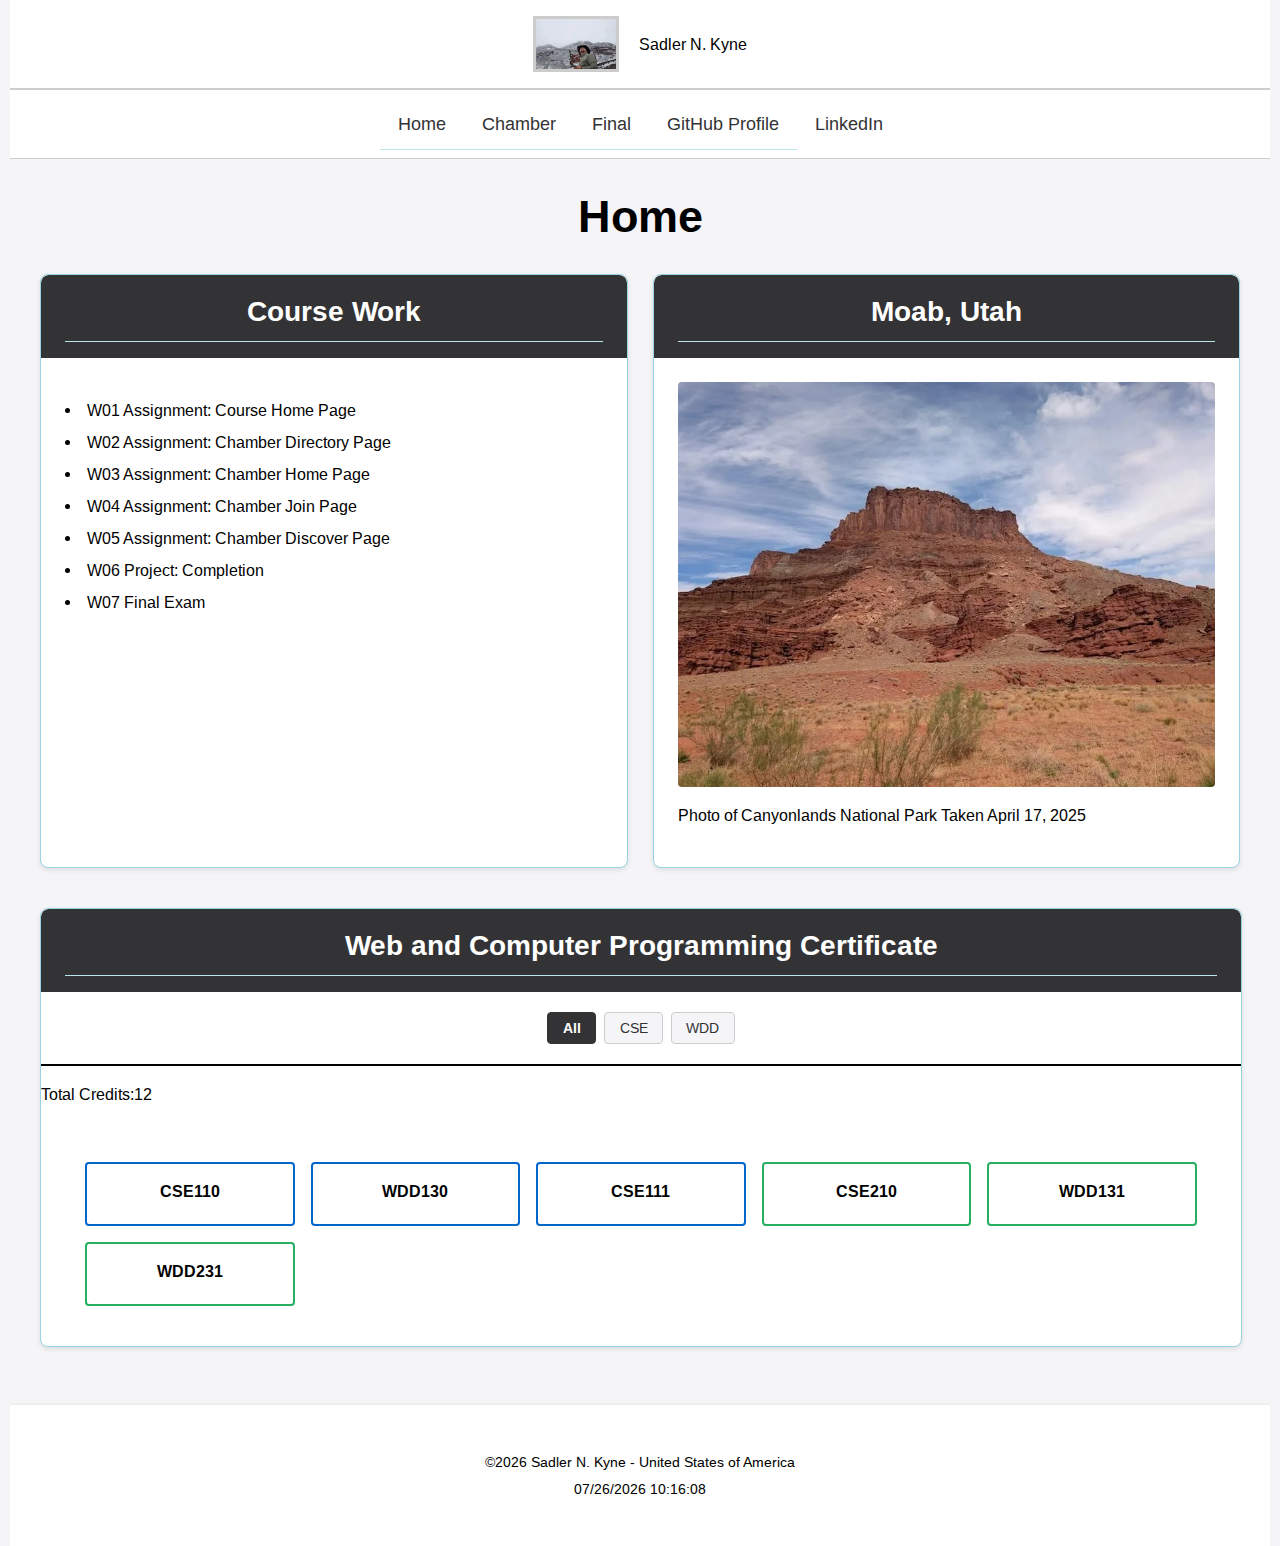
<file: index.html>
<!DOCTYPE html>
<html lang="en">
<head>
    <meta charset="UTF-8">
    <meta name="viewport" content="width=device-width, initial-scale=1.0">
    <title>My Course Portal</title>
    <meta name="description" content="A portal page for course assignments and projects.">
    <meta name="author" content="Sadler N. Kyne">
    <link rel="preconnect" href="https://fonts.googleapis.com">
    <link rel="preconnect" href="https://fonts.gstatic.com" crossorigin>
    <link href="https://fonts.googleapis.com/css2?family=Arimo:ital,wght@0,400..700;1,400..700&display=swap" rel="stylesheet">

    <link rel="stylesheet" href="styles/small.css">
    <link rel="stylesheet" media="(min-width: 600px)" href="styles/larger.css">
    <script src="scripts/course.js" defer></script>
    <script src="scripts/dates.js" defer></script>
    <script src="scripts/navigation.js" defer></script>
    
</head>
<body>

    <header>
        <div class="content-wrapper">
            <img src="images/ouray_flight.webp" alt="A small photo of Sadler N. Kyne" width="80" height="80">
            <div class="header-name">Sadler N. Kyne</div> <button id="menuButton" aria-label="Toggle Menu">☰</button>
        </div>
    </header>

    <nav>
        <div class="content-wrapper">
            <ul class="hide-menu">
                <li><a href="index.html">Home</a></li>
                <li><a href="chamber/">Chamber</a></li>
                <li><a href="final/">Final</a></li>
                <li><a href="https://github.com/SadlerKyne">GitHub Profile</a></li>
                <li><a href="https://www.linkedin.com/in/SadlerKyne" target="_blank">LinkedIn</a></li>
            </ul>
        </div>
    </nav>

    <main>
        <div class="content-wrapper">
            <h1>Home</h1>
            <div class="two-column-grid">
                <section class="card course-work-card">
                    <div class="card-header">
                        <h2>Course Work</h2>
                    </div>
                    <div class="card-content">
                        <ul>
                            <li>W01 Assignment: Course Home Page</li>
                            <li>W02 Assignment: Chamber Directory Page</li>
                            <li>W03 Assignment: Chamber Home Page</li>
                            <li>W04 Assignment: Chamber Join Page</li>
                            <li>W05 Assignment: Chamber Discover Page</li>
                            <li>W06 Project: Completion</li>
                            <li>W07 Final Exam</li>
                        </ul>
                    </div>
                </section>
                <section class="card image-card">
                    <div class="card-header">
                        <h2>Moab, Utah</h2>
                    </div>
                    <div class="card-content">
                        <img src="images/canyonlands.webp" alt="Photo of Canyonlands National Park Taken April 17, 2025 during EJS on DJI Mavic 3" width="1600" height="1204" loading="lazy">
                        <div class="image-caption">
                            <p>Photo of Canyonlands National Park Taken April 17, 2025</p>
                            </div>
                    </div>
                </section>
            </div>
            <section class="card course-information-card">
                <div class="card-header">
                    <h2>Web and Computer Programming Certificate</h2>
                </div>
                <div class="filter-controls">
                    <button class="filter-btn active" data-filter="all">All</button>
                    <button class="filter-btn" data-filter="cse">CSE</button>
                    <button class="filter-btn" data-filter="wdd">WDD</button>
                </div>
                <div class="displayed-credits">
                <p>Total Credits:<span id="displayedCreditsTotal">0</span></p>
                </div>
                <div class="card-content">
                    <ul class="course-list">
                    </ul>
                </div>
            </section>
        </div>
    </main>

    <footer>
        <div class="content-wrapper">
            <p>
                &copy;<span id="currentYear"></span> Sadler N. Kyne - United States of America
            </p>
            <p id="lastModified"></p>
        </div>
    </footer>

    </body>
</html>
</file>
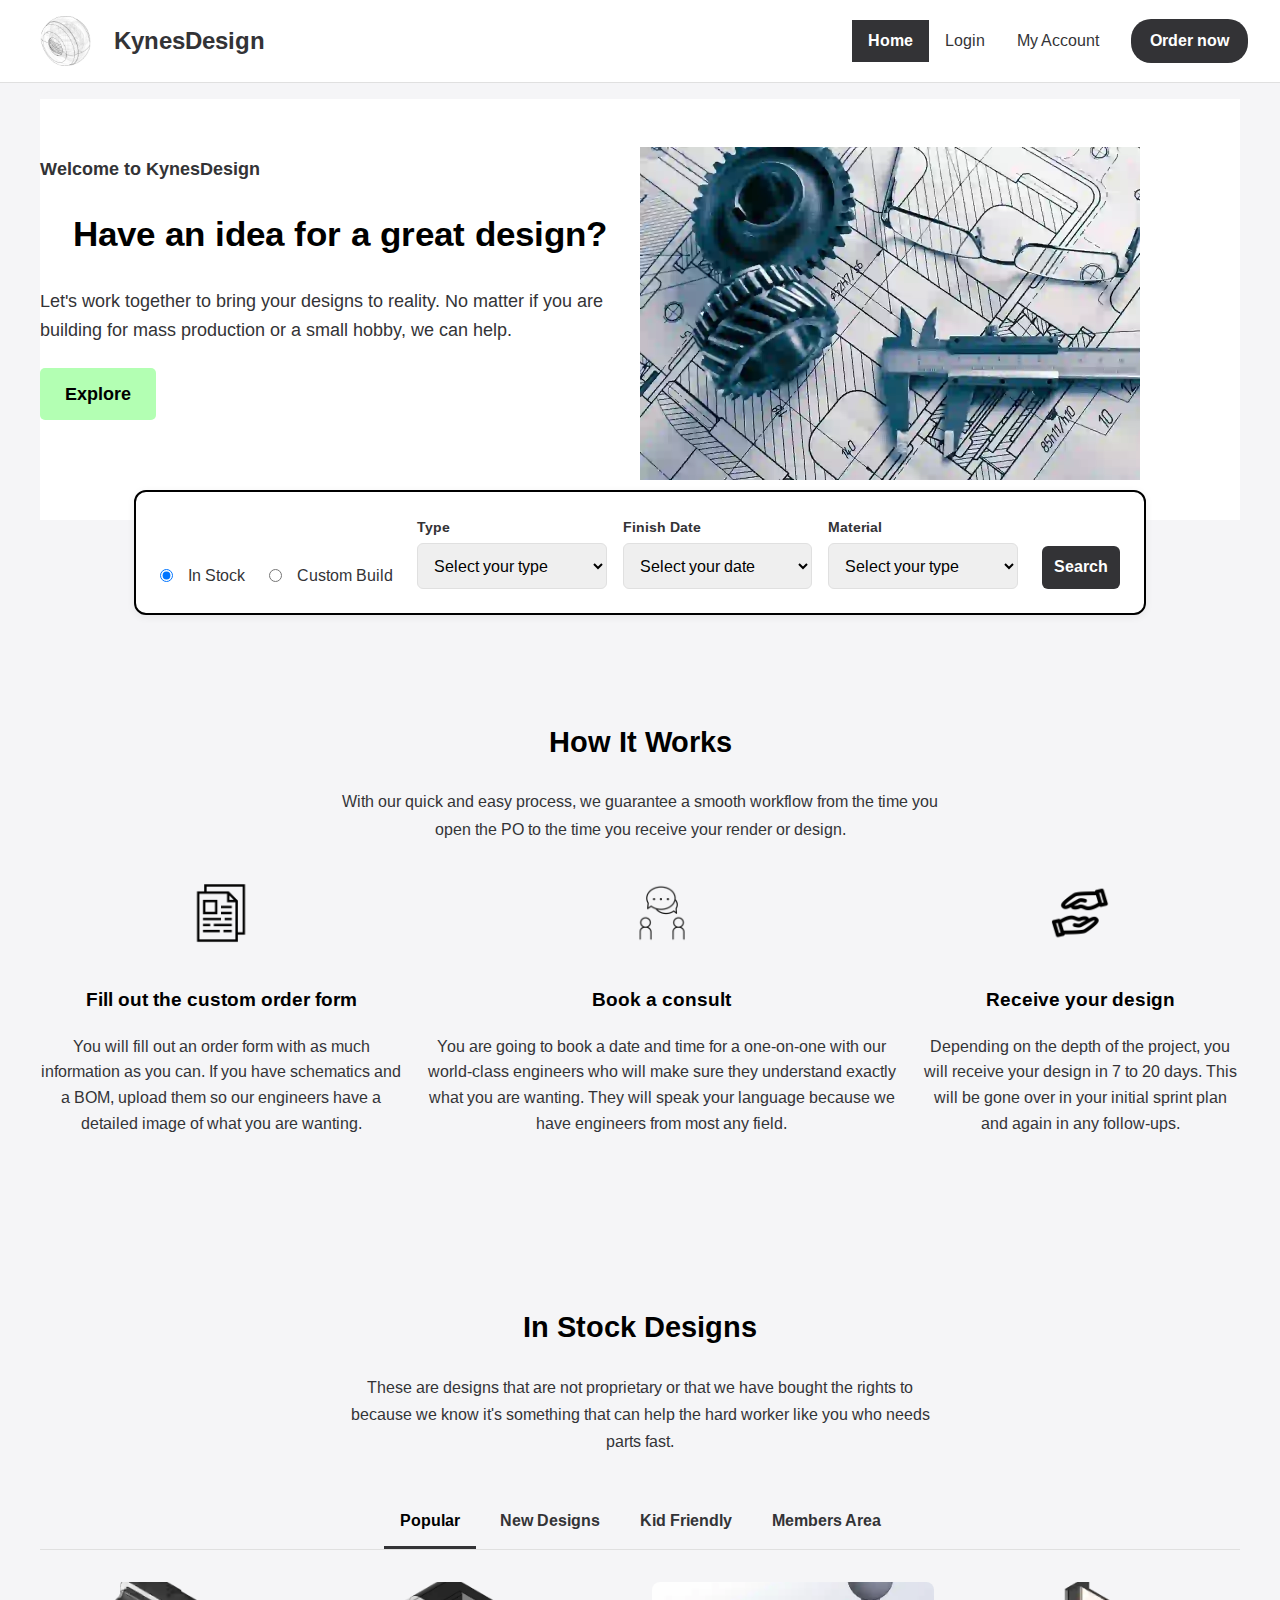
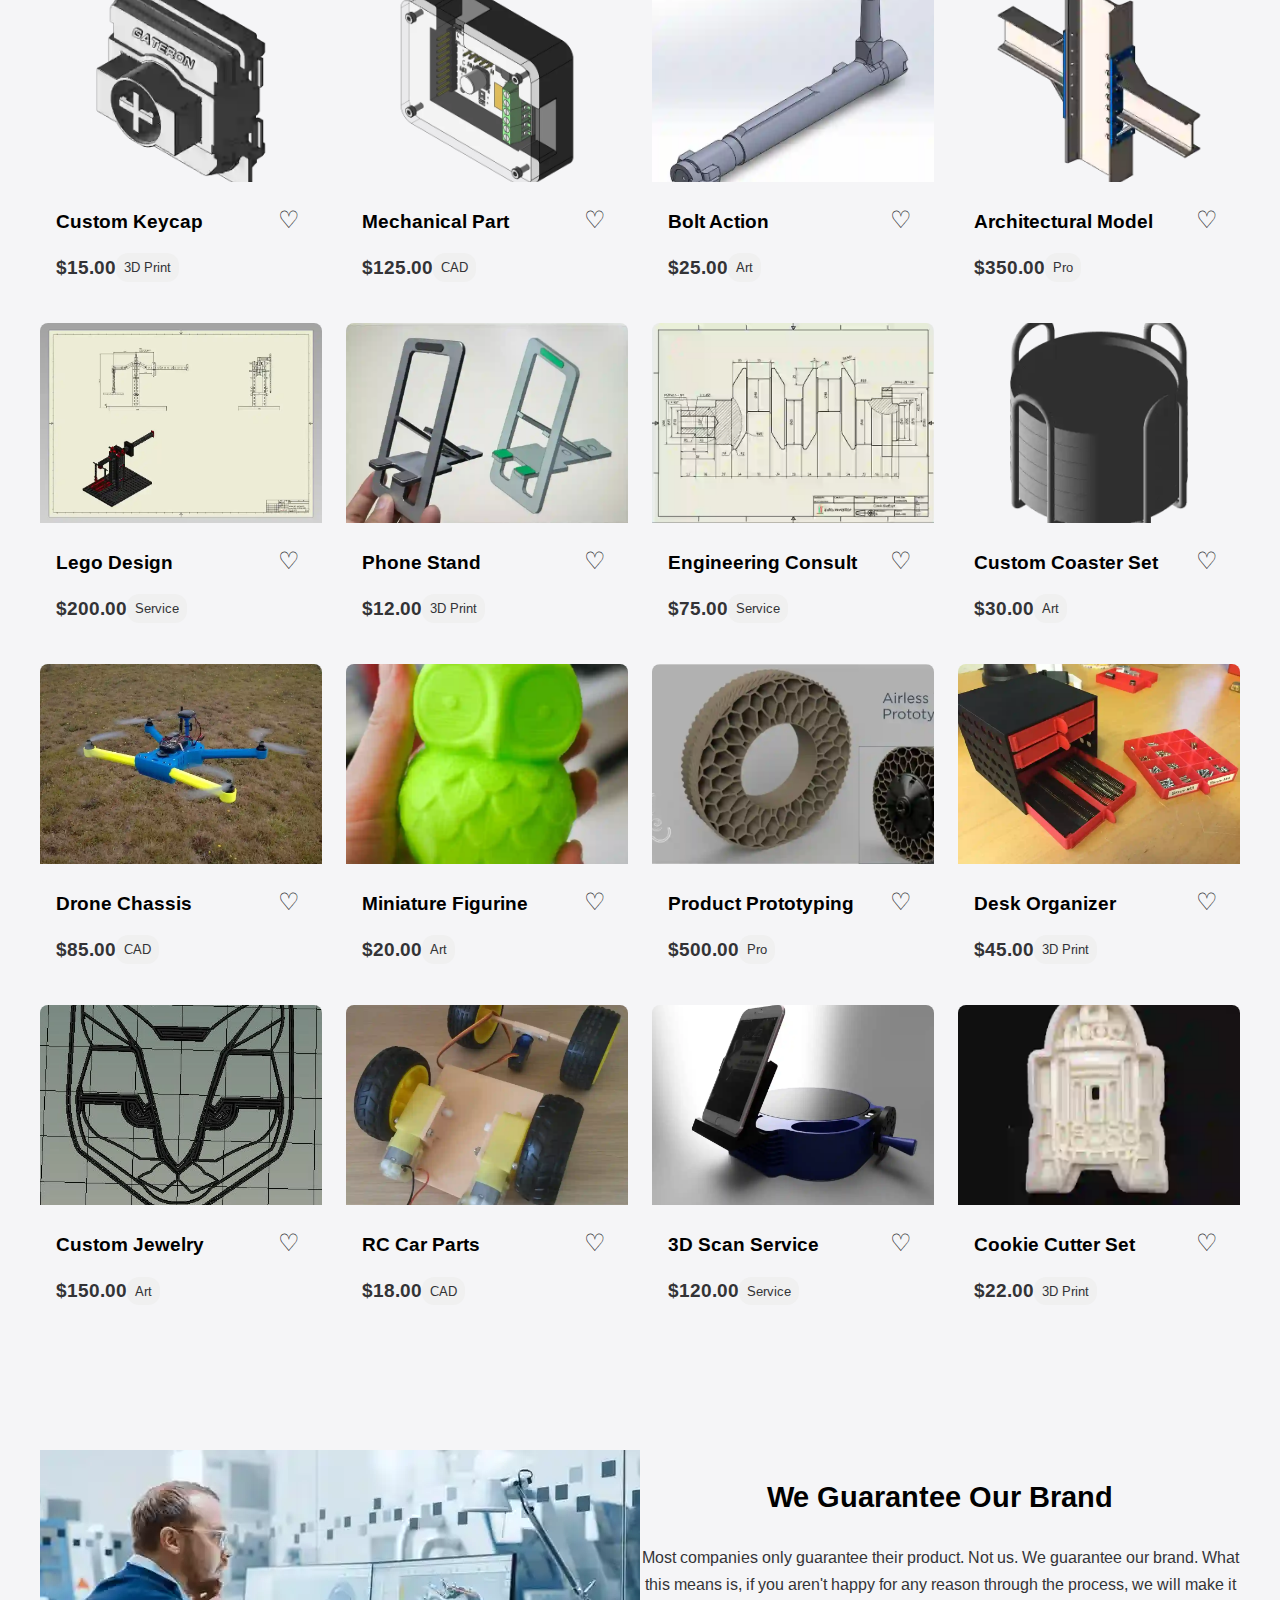
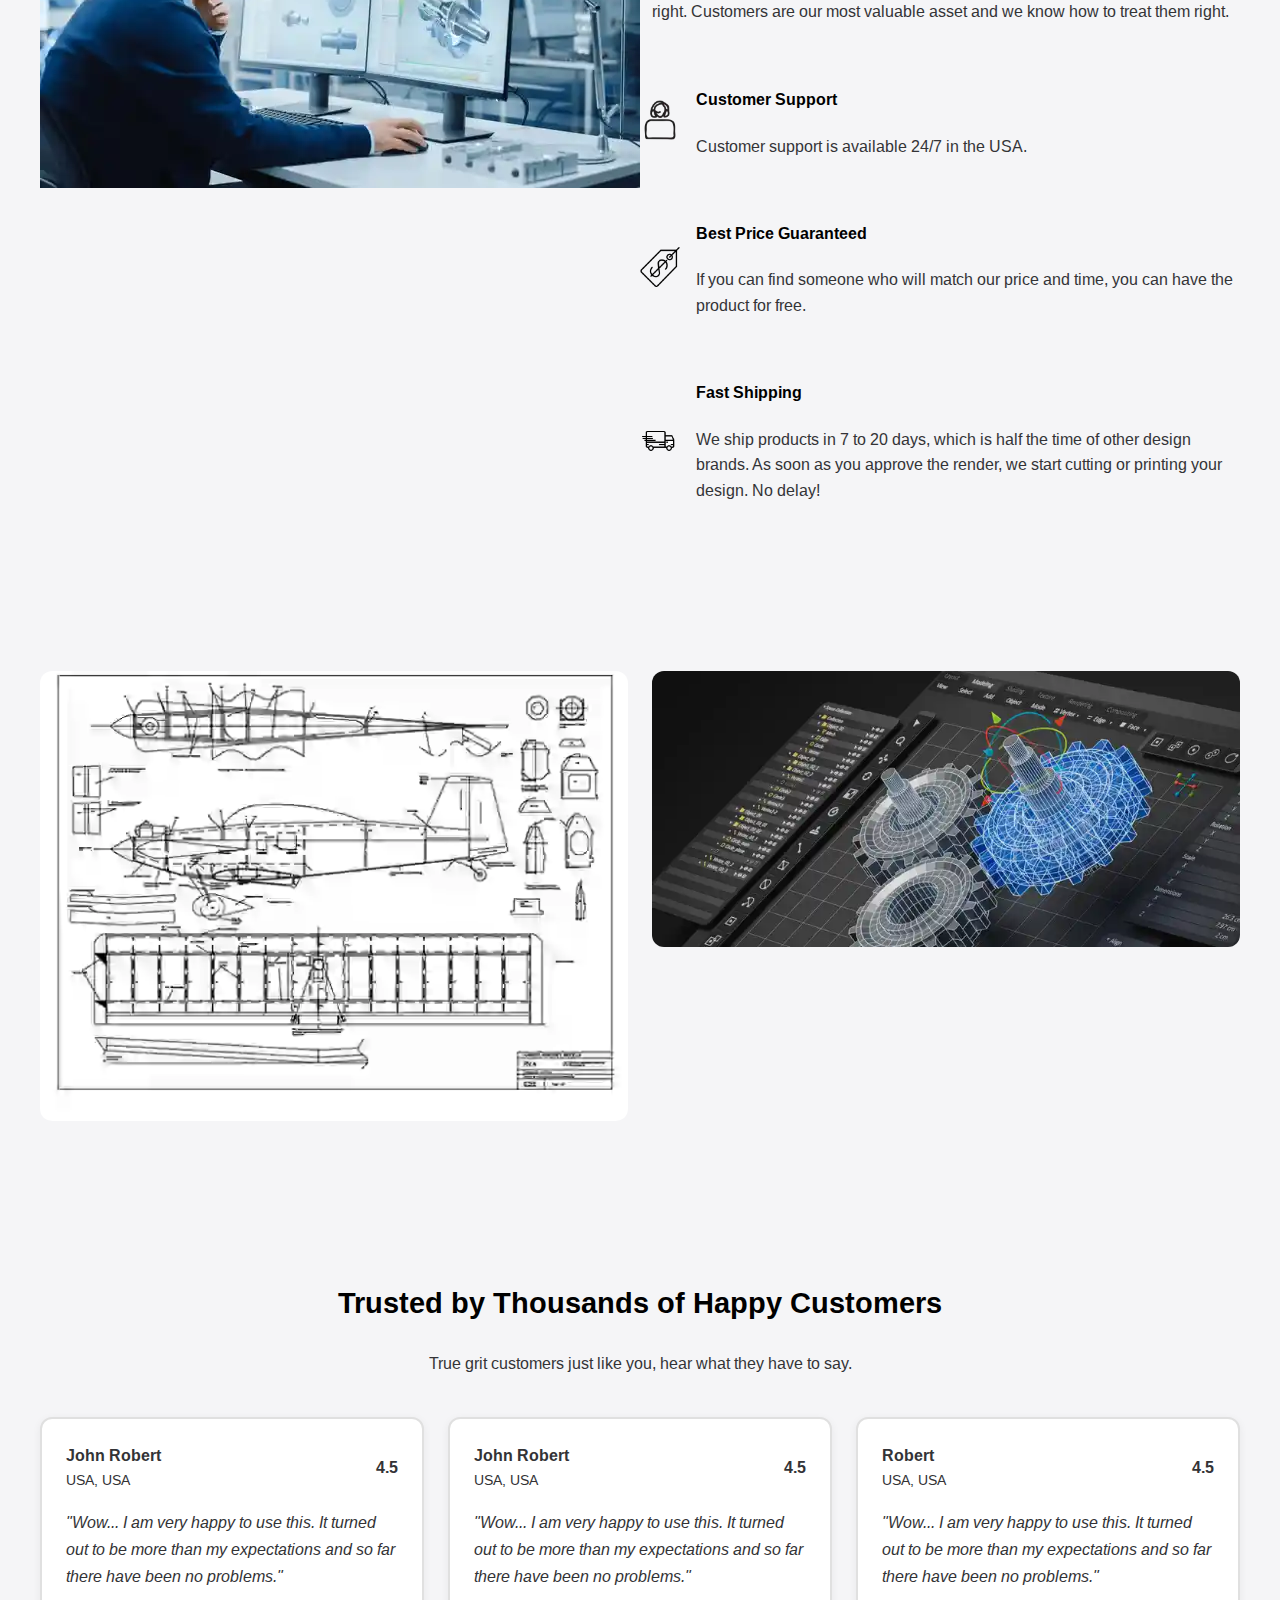
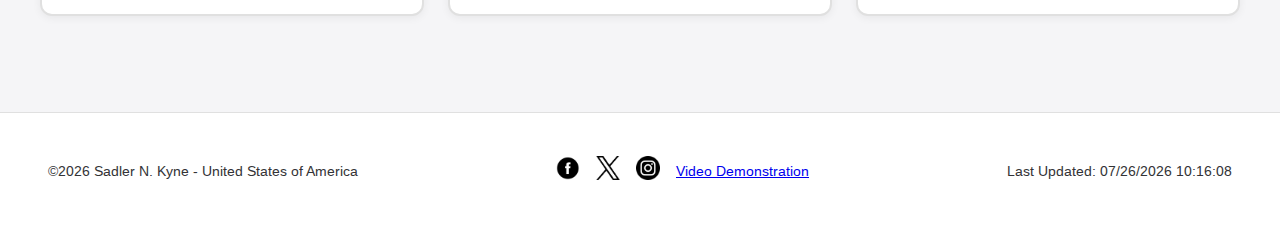
<file: final_project/index.html>
<!DOCTYPE html>
<html lang="en-US">
<head>
    <meta charset="UTF-8">
    <meta name="viewport" content="width=device-width, initial-scale=1.0">
    <title>KynesDesign - Home</title>
    <meta name="description" content="KynesDesign: A marketplace for custom-designed products and professional freelance services. Discover unique goods and connect with skilled designers.">
    <meta name="author" content="Sadler N. Kyne">
    <link rel="stylesheet" href="styles/normalize.css">
    <link rel="stylesheet" href="styles/styles.css">
    <link rel="preconnect" href="https://fonts.googleapis.com">
    <link rel="preconnect" href="https://fonts.gstatic.com" crossorigin>
    <link href="https://fonts.googleapis.com/css2?family=Arimo:ital,wght@0,400..700;1,400..700&display=swap" rel="stylesheet">
    <link rel="icon" href="images/site-plan.png" type="image/png">
    <meta property="og:title" content="KynesDesign - Custom Products & Professional Services">
    <meta property="og:type" content="website">
    <meta property="og:description" content="KynesDesign is your destination for unique, custom-made products and expert freelance design services.">
    <meta property="og:image" content="https://SadlerKyne.github.io/wdd231/final_project/images/og-home.webp">
    <meta property="og:url" content="https://SadlerKyne.github.io/wdd231/final_project/index.html">
    <script src="scripts/main.js" type="module"></script>
    <script src="scripts/index.js" type="module"></script>
</head>
<body>
    <header>
        <div class="header-content-wrapper">
            <img src="images/hero-image.webp" alt="KynesDesign Logo" id="siteLogo">
            <div class="site-title font-bold">KynesDesign</div>
        </div>
        <nav>
            <button id="menuButton" class="cursor-pointer" aria-label="Toggle Menu">☰</button>
            <ul id="primaryNav" class="hide-menu">
                <li class="active"><a href="index.html" class="text-center">Home</a></li>
                <li><a href="login.html" class="text-center">Login</a></li>
                <li><a href="account.html" class="text-center">My Account</a></li>
            </ul>
            <a href="#product-display" class="cta-nav-button font-bold">Order now</a>
        </nav>
    </header>
    <main>
        <section id="hero" class="text-center">
            <div class="hero-content">
                <p class="hero-label">Welcome to KynesDesign</p>
                <h1 class="text-center">Have an idea for a great design?</h1>
                <p>Let's work together to bring your designs to reality. No matter if you are building for mass production or a small hobby, we can help.</p>
                <a href="#search-tool" class="cta-button font-bold">Explore</a>
            </div>
            <div class="hero-image">
                <img src="images/hero.webp" alt="A compelling visual representing KynesDesign's services or products.">
            </div>
        </section>
        <section id="search-tool" class="card">
            <form class="search-form">
                <div class="search-options">
                    <div class="radio-group">
                        <input type="radio" id="inStock" name="build_type" value="stock" checked>
                        <label for="inStock">In Stock</label>
                    </div>
                    <div class="radio-group">
                        <input type="radio" id="customBuild" name="build_type" value="custom">
                        <label for="customBuild">Custom Build</label>
                    </div>
                </div>
                <div class="search-filters">
                    <div id="inStockFilters" class="filter-set">
                        <div class="filter-group">
                            <label for="type">Type</label>
                            <select id="type" name="type">
                                <option value="">Select your type</option>
                                <option value="product">Product</option>
                                <option value="service">Service</option>
                            </select>
                        </div>
                        <div class="filter-group">
                            <label for="finishDateStock">Finish Date</label>
                            <select id="finishDateStock" name="finishDateStock">
                                <option value="">Select your date</option>
                                <option value="1-week">1 Week</option>
                                <option value="2-weeks">2 Weeks</option>
                            </select>
                        </div>
                        <div class="filter-group">
                            <label for="material">Material</label>
                            <select id="material" name="material">
                                <option value="">Select your type</option>
                                <option value="plastic">Plastic</option>
                                <option value="metal">Metal</option>
                            </select>
                        </div>
                    </div>
                    <div id="customBuildFilters" class="filter-set">
                        <div class="filter-group">
                            <label for="amount">Amount</label>
                            <select id="amount" name="amount">
                                <option value="">Select</option>
                                <option value="1">1</option>
                                <option value="5">5+</option>
                            </select>
                        </div>
                        <div class="filter-group">
                            <label for="finishDateCustom">Finish Date</label>
                            <select id="finishDateCustom" name="finishDateCustom">
                                <option value="">Select your date</option>
                                <option value="2-weeks">2 Weeks</option>
                                <option value="4-weeks">4 Weeks</option>
                            </select>
                        </div>
                        <div class="filter-group">
                            <label for="materialsNeeded">Materials needed</label>
                            <select id="materialsNeeded" name="materialsNeeded">
                                <option value="">Select your type</option>
                                <option value="provided">Provided</option>
                                <option value="sourced">To be Sourced</option>
                            </select>
                        </div>
                    </div>
                </div>
                <button type="submit" class="search-button font-bold cursor-pointer">Search</button>
            </form>
        </section>
        <section id="how-it-works" class="page-section text-center">
            <h2 class="text-center">How It Works</h2>
            <p class="section-subtitle text-center">With our quick and easy process, we guarantee a smooth workflow from the time you open the PO to the time you receive your render or design.</p>
            <div class="process-steps">
                <div class="step text-center">
                    <img src="images/form.webp" alt="Form icon" loading="lazy">
                    <h3>Fill out the custom order form</h3>
                    <p>You will fill out an order form with as much information as you can. If you have schematics and a BOM, upload them so our engineers have a detailed image of what you are wanting.</p>
                </div>
                <div class="step text-center">
                    <img src="images/consultation.webp" alt="Consultation icon" loading="lazy">
                    <h3>Book a consult</h3>
                    <p>You are going to book a date and time for a one-on-one with our world-class engineers who will make sure they understand exactly what you are wanting. They will speak your language because we have engineers from most any field.</p>
                </div>
                <div class="step text-center">
                    <img src="images/receive.webp" alt="Receive design icon" loading="lazy">
                    <h3>Receive your design</h3>
                    <p>Depending on the depth of the project, you will receive your design in 7 to 20 days. This will be gone over in your initial sprint plan and again in any follow-ups.</p>
                </div>
            </div>
        </section>
        <section id="product-display" class="page-section">
            <h2 class="text-center">In Stock Designs</h2>
            <p class="section-subtitle text-center">These are designs that are not proprietary or that we have bought the rights to because we know it's something that can help the hard worker like you who needs parts fast.</p>
            <div class="product-tabs">
                <button class="tab-link active font-bold cursor-pointer" data-filter="All">Popular</button>
                <button class="tab-link font-bold cursor-pointer" data-filter="New Designs">New Designs</button>
                <button class="tab-link font-bold cursor-pointer" data-filter="Kid Friendly">Kid Friendly</button>
                <button class="tab-link font-bold cursor-pointer" data-filter="Members Area">Members Area</button>
            </div>
            <div class="display-grid">
            </div>
        </section>
        <section id="features" class="page-section">
            <div class="features-content">
                <h2 class="text-center">We Guarantee Our Brand</h2>
                <p class="section-subtitle text-center">Most companies only guarantee their product. Not us. We guarantee our brand. What this means is, if you aren't happy for any reason through the process, we will make it right. Customers are our most valuable asset and we know how to treat them right.</p>
                <ul class="feature-list">
                    <li>
                        <img src="images/cxs.webp" alt="Customer Support Icon" loading="lazy">
                        <div>
                            <h4>Customer Support</h4>
                            <p>Customer support is available 24/7 in the USA.</p>
                        </div>
                    </li>
                    <li>
                        <img src="images/price.webp" alt="Best Price Icon" loading="lazy">
                        <div>
                            <h4>Best Price Guaranteed</h4>
                            <p>If you can find someone who will match our price and time, you can have the product for free.</p>
                        </div>
                    </li>
                    <li>
                        <img src="images/ship.webp" alt="Fast Shipping Icon" loading="lazy">
                        <div>
                            <h4>Fast Shipping</h4>
                            <p>We ship products in 7 to 20 days, which is half the time of other design brands. As soon as you approve the render, we start cutting or printing your design. No delay!</p>
                        </div>
                    </li>
                </ul>
            </div>
            <div class="features-image">
                <img src="images/cad.webp" alt="A large image highlighting a key feature or product." loading="lazy">
            </div>
        </section>
        <section id="image-gallery" class="page-section">
            <div class="gallery-item">
                <img src="images/plane.webp" alt="Gallery image 1" loading="lazy">
            </div>
            <div class="gallery-item">
                <img src="images/mech.webp" alt="Gallery image 2" loading="lazy">
            </div>
        </section>
        <section id="testimonials" class="page-section">
            <h2 class="text-center">Trusted by Thousands of Happy Customers</h2>
            <p class="section-subtitle text-center">True grit customers just like you, hear what they have to say.</p>
            <div class="testimonial-cards">
                <div class="testimonial-card card">
                    <div class="card-top">
                        <div class="customer-info">
                            <p class="customer-name font-bold">John Robert</p>
                            <p class="customer-location">USA, USA</p>
                        </div>
                        <div class="rating font-bold">4.5</div>
                    </div>
                    <p class="quote">"Wow... I am very happy to use this. It turned out to be more than my expectations and so far there have been no problems."</p>
                </div>
                <div class="testimonial-card card">
                    <div class="card-top">
                        <div class="customer-info">
                            <p class="customer-name font-bold">John Robert</p>
                            <p class="customer-location">USA, USA</p>
                        </div>
                        <div class="rating font-bold">4.5</div>
                    </div>
                    <p class="quote">"Wow... I am very happy to use this. It turned out to be more than my expectations and so far there have been no problems."</p>
                </div>
                <div class="testimonial-card card">
                    <div class="card-top">
                        <div class="customer-info">
                            <p class="customer-name font-bold">Robert</p>
                            <p class="customer-location">USA, USA</p>
                        </div>
                        <div class="rating font-bold">4.5</div>
                    </div>
                    <p class="quote">"Wow... I am very happy to use this. It turned out to be more than my expectations and so far there have been no problems."</p>
                </div>
            </div>
        </section>
        <div id="detailModal" class="modal">
            <div class="modal-content">
                <span class="modal-close cursor-pointer" title="Close">&times;</span>
                <div id="modal-body">
                </div>
            </div>
        </div>
    </main>
    <footer class="text-center">
        <div class="content-wrapper">
            <p>&copy;<span id="currentYear"></span> Sadler N. Kyne - United States of America</p>
            <div class="social-links">
                <a href="#"><img src="images/facebook.webp" alt="Facebook" loading="lazy"></a>
                <a href="#"><img src="images/twitter.webp" alt="Twitter" loading="lazy"></a>
                <a href="#"><img src="images/instagram.webp" alt="Instagram" loading="lazy"></a>
                <p><a href="https://youtu.be/10nBCt87_50" target="_blank">Video Demonstration</a></p>
            </div>
            <p id="lastModified"></p>
        </div>
    </footer>
</body>
</html>
</file>
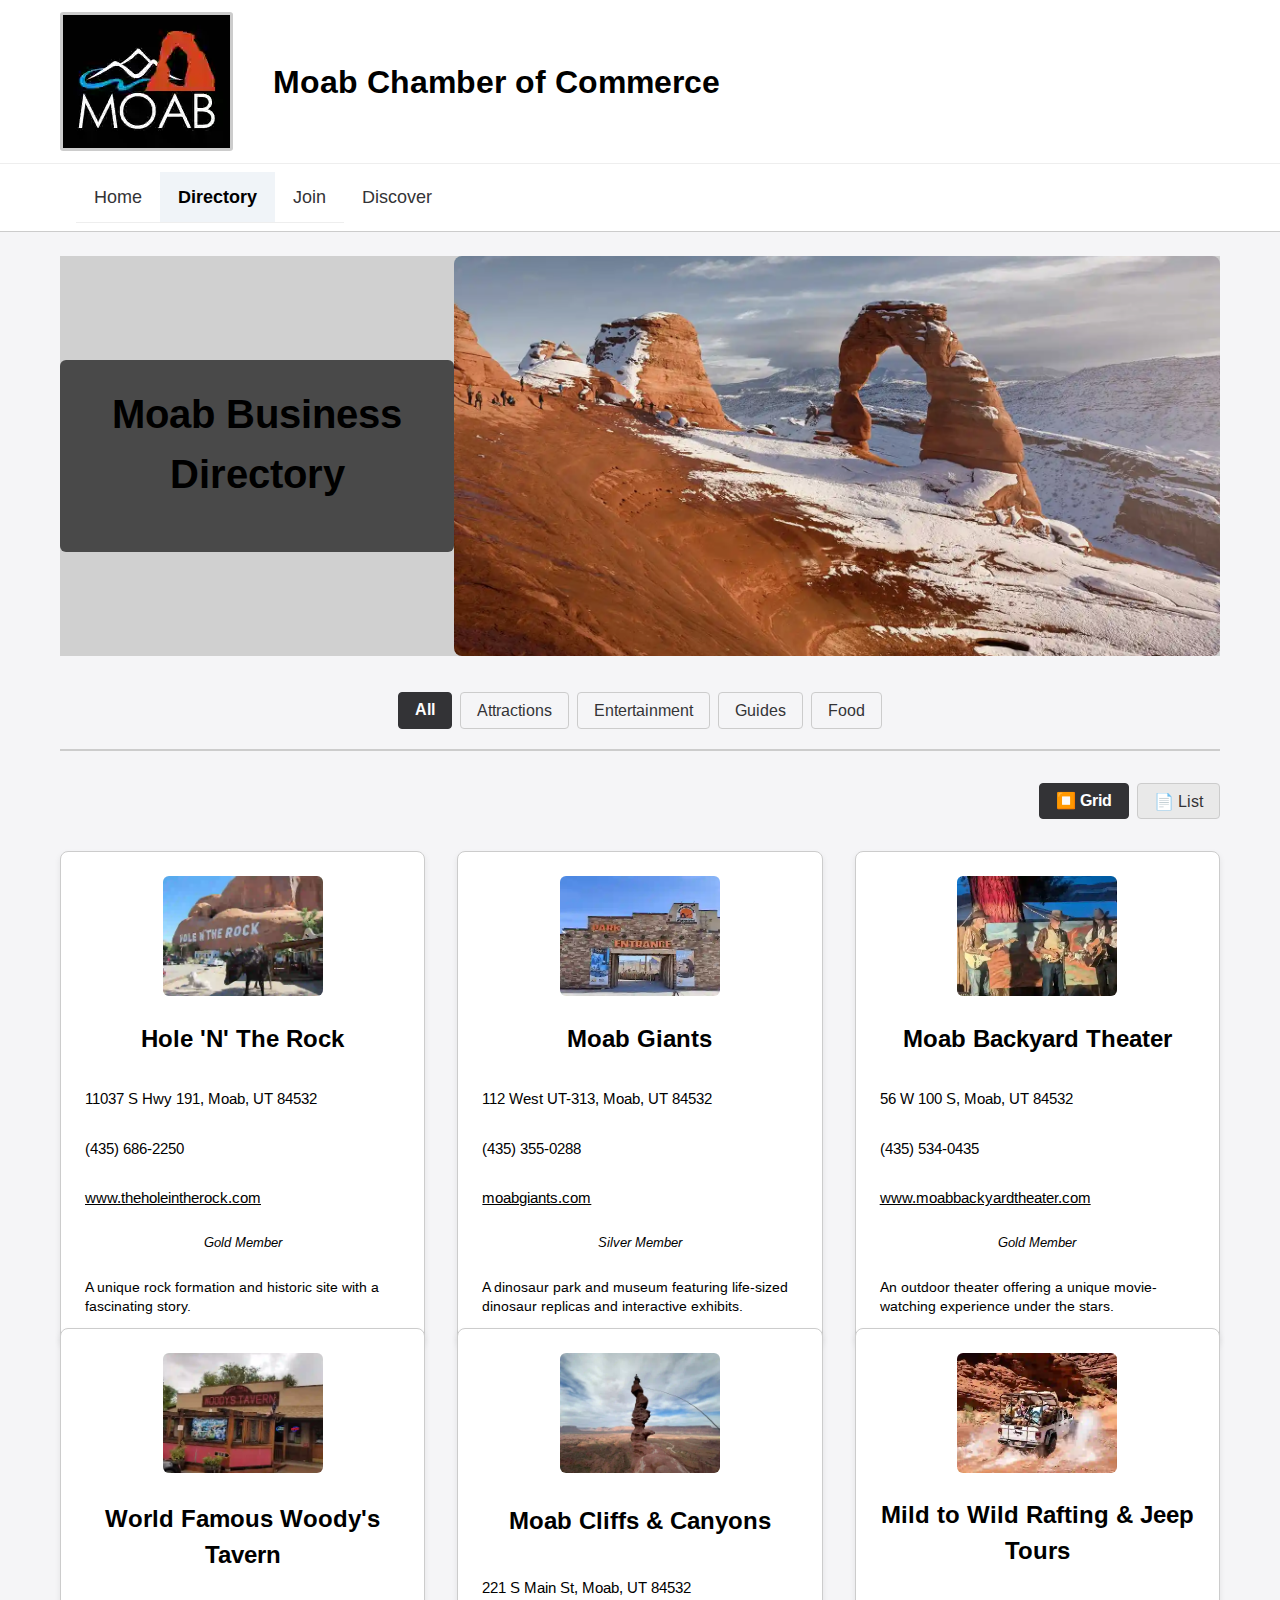
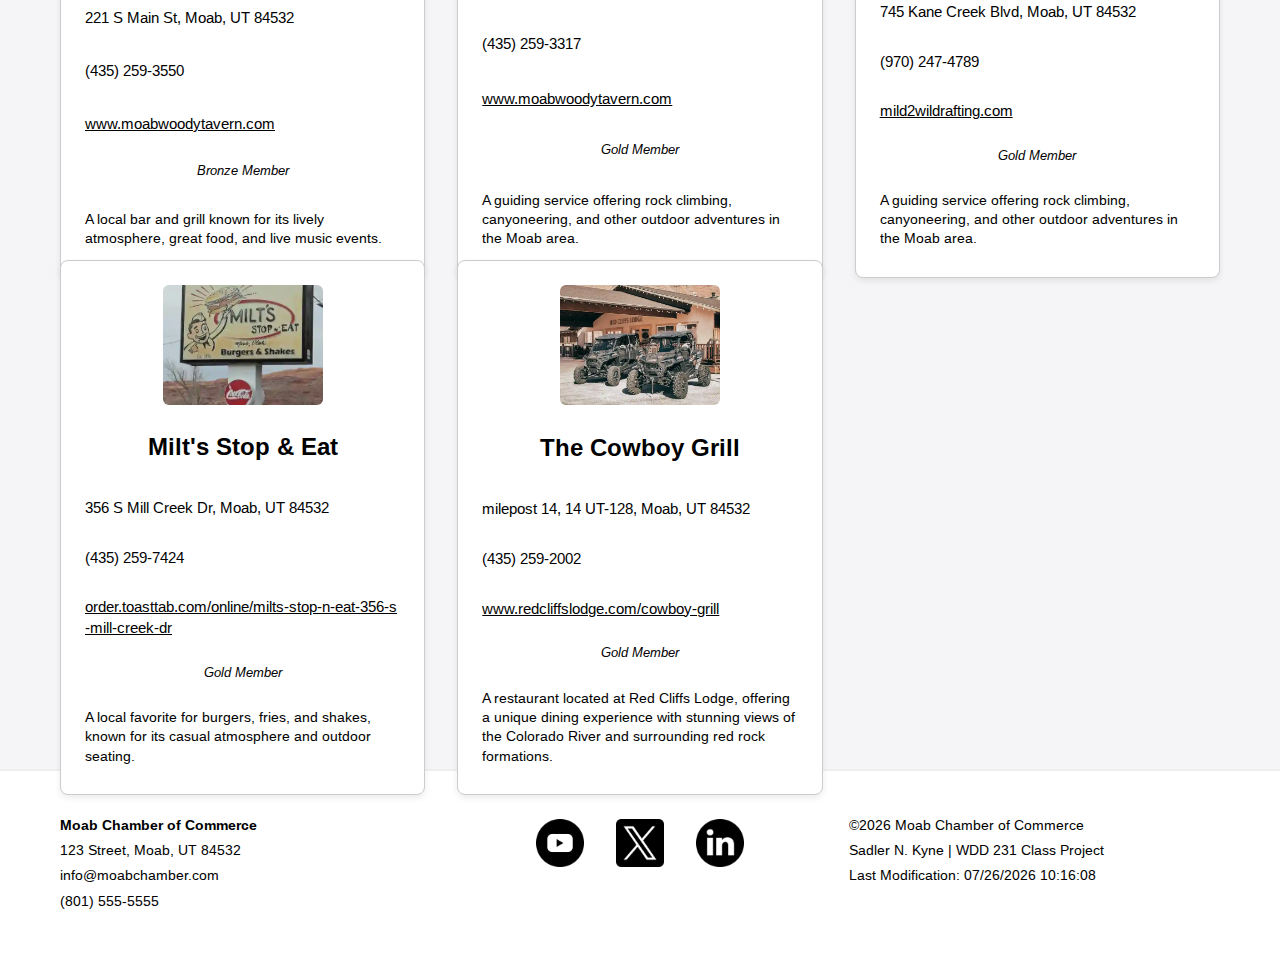
<file: chamber/directory.html>
<!DOCTYPE html>
<html lang="en">
<head>
    <meta charset="UTF-8">
    <meta name="viewport" content="width=device-width, initial-scale=1.0">
    <title>Moab Chamber of Commerce Directory</title>
    <meta name="description" content="A Directory for Chamber of Commerce of Moab, Utah.">
    <meta name="author" content="Sadler N. Kyne">
    <link rel="preconnect" href="https://fonts.googleapis.com">
    <link rel="preconnect" href="https://fonts.gstatic.com" crossorigin>
    <link href="https://fonts.googleapis.com/css2?family=Arimo:ital,wght@0,400..700;1,400..700&display=swap" rel="stylesheet">
    <link rel="icon" href="images/favicon.webp" type="image/webp">
    <link rel="stylesheet" href="styles/normalize.css">
    <link rel="stylesheet" href="styles/small.css">
    <link rel="stylesheet" media="(min-width: 600px)" href="styles/larger.css">
    <script src="../scripts/dates.js" defer></script>
    <script src="../scripts/navigation.js" defer></script>
    <script src="scripts/directory.js" defer></script>
    <meta property="og:title" content="Moab Chamber of Commerce">
    <meta property="og:type" content="website">
    <meta property="og:description" content="A Chamber of Commerce page for Moab, Utah.">
    <meta property="og:image" content="https://SadlerKyne.github.io/wdd231/chamber/images/moab-chamber-og.png">
    <meta property="og:url" content="https://SadlerKyne.github.io/wdd231/chamber/directory.html">
</head>
<body>

    <header>
        <div class="content-wrapper">
            <img src="images/moablogo.webp" alt="Logo of Moabs Arches and Mountains." width="167" height="133">
            <div class="header-name">Moab Chamber of Commerce</div> <button id="menuButton" aria-label="Toggle Menu">☰</button>
        </div>
    </header>

    <nav>
        <div class="content-wrapper">
            <ul class="hide-menu">
                <li><a href="index.html">Home</a></li>
                <li><a href="directory.html" class="active">Directory</a></li>
                <li><a href="join.html">Join</a></li>
                <li><a href="discover.html">Discover</a></li>
            </ul>
        </div>
    </nav>

    <main>
        <div class="content-wrapper"> 
            <section class="hero-directory">
                <div class="hero-text">
                    <h1>Moab Business Directory</h1>
                </div>
                <img src="images/delicate_arch_hero.webp" alt="Hero image of Delicate Arch in Moab" width="1600" height="1025">

            </section>

            <div class="filter-controls-directory">
                <button class="filter-btn active" data-filter="all">All</button>
                <button class="filter-btn" data-filter="attractions">Attractions</button>
                <button class="filter-btn" data-filter="entertainment">Entertainment</button>
                <button class="filter-btn" data-filter="guides">Guides</button>
                <button class="filter-btn" data-filter="food">Food</button>
            </div>

            <div class="directory-controls">
                <button id="grid-view-btn" aria-label="Grid View">⏹️ Grid</button> 
                <button id="list-view-btn" aria-label="List View">📄 List</button>
            </div>

            <div id="members-display-area" class="cards">
                <section class="member-card">
                       
                    <h2>Sample Business Name 1</h2>
                    <p class="address">123 Commerce Way, Moab, UT 84532</p>
                    <p class="phone">(435) 555-1234</p>
                    <p class="website"><a href="#">samplebusiness1.com</a></p>
                    <p class="membership-level">Membership Level: Gold</p>
                    <p class="other-details">Placeholder description for sample business 1.</p>
                </section>
                <section class="member-card">
                       
                    <h2>Sample Business Name 2</h2>
                    <p class="address">456 Industry Drive, Moab, UT 84532</p>
                    <p class="phone">(435) 555-5678</p>
                    <p class="website"><a href="#">samplebusiness2.com</a></p>
                    <p class="membership-level">Membership Level: Silver</p>
                    <p class="other-details">Placeholder description for sample business 2.</p>
                </section>
                <section class="member-card">
                       
                    <h2>Sample Business Name 3</h2>
                    <p class="address">789 Market Street, Moab, UT 84532</p>
                    <p class="phone">(435) 555-8910</p>
                    <p class="website"><a href="#">samplebusiness3.com</a></p>
                    <p class="membership-level">Membership Level: Bronze</p>
                    <p class="other-details">Placeholder description for sample business 3.</p>
                </section>
            </div>
        </div>
    </main>

    <footer>
        <div class="content-wrapper">
            <div>
                <p><strong>Moab Chamber of Commerce</strong></p>
                <p>123 Street, Moab, UT 84532</p> 
                <p>info@moabchamber.com</p> 
                <p>(801) 555-5555</p> 
            </div>
            <div>
                <p class="social-links-container">
                    <a href="https://www.youtube.com/shorts/BhFVsSkwzeg"><img src="images/youtube.webp" alt="YouTube" width="48" height="48"></a>
                    <a href="https://x.com/i/flow/login?redirect_after_login=/moabhappenings"><img src="images/twitter.webp" alt="Twitter" width="48" height="48"></a>
                    <a href="https://linkedin.com"><img src="images/linkedin.webp" alt="LinkedIn" width="48" height="48"></a> 
                </p>
            </div>
            <div>
                <p>©<span id="currentYear"> </span> Moab Chamber of Commerce</p>
                <p>Sadler N. Kyne | WDD 231 Class Project</p>
                <p>Last Modification: <span id="lastModified"> </span></p> 
            </div>
        </div>
    </footer>
    </body>
</html>
</file>
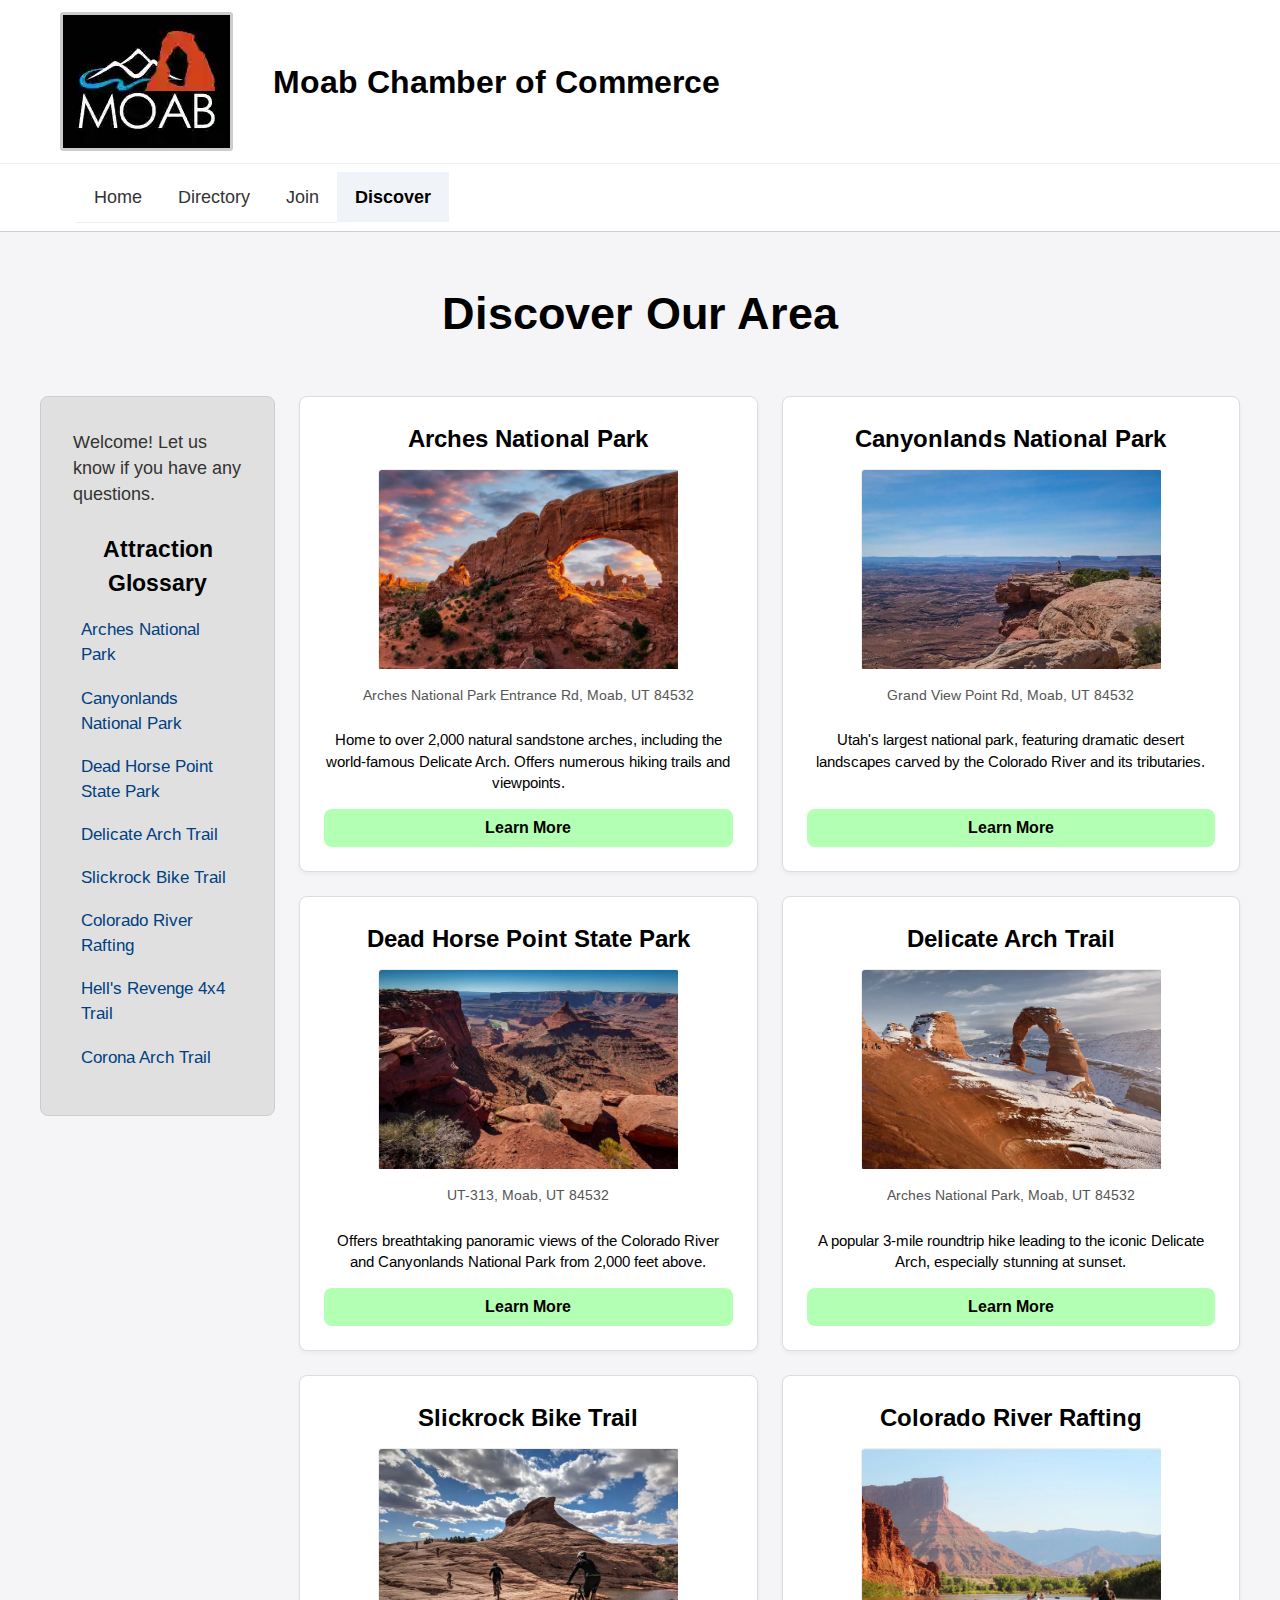
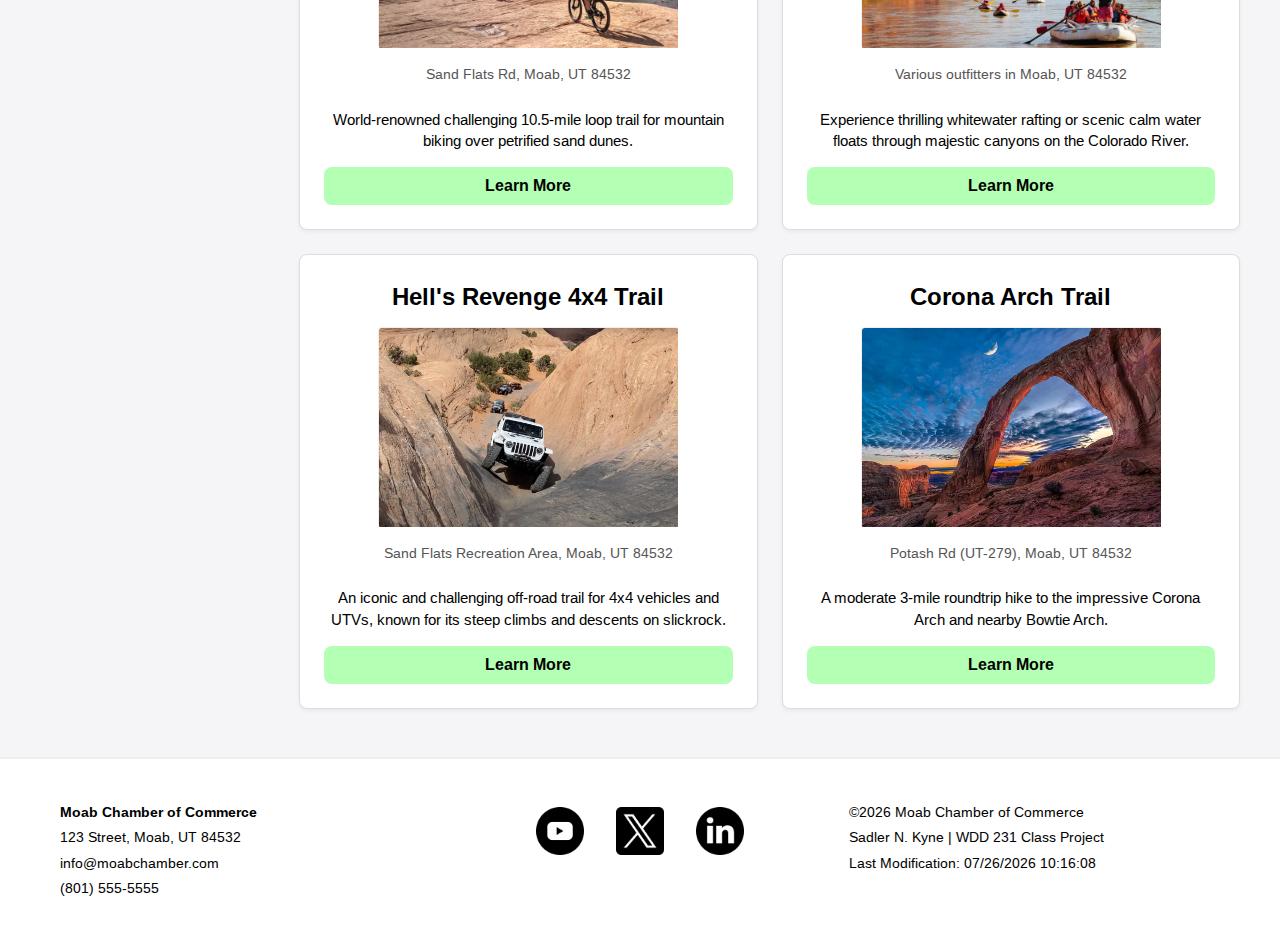
<file: chamber/discover.html>
<!DOCTYPE html>
<html lang="en">

<head>
    <meta charset="UTF-8">
    <meta name="viewport" content="width=device-width, initial-scale=1.0">
    <title>Discover Moab Chamber of Commerce</title>
    <meta name="description" content="Explore attractions, demographics, and points of interest in the Moab area. Discover what Moab has to offer visitors and businesses.">
    <meta name="author" content="Sadler N. Kyne">
    <link rel="preconnect" href="https://fonts.googleapis.com">
    <link rel="preconnect" href="https://fonts.gstatic.com" crossorigin>
    <link href="https://fonts.googleapis.com/css2?family=Arimo:ital,wght@0,400..700;1,400..700&display=swap"
        rel="stylesheet">
    <link rel="icon" href="images/favicon.webp" type="image/webp">
    <link rel="stylesheet" href="styles/normalize.css">
    <link rel="stylesheet" href="styles/small.css">
    <link rel="stylesheet" media="(min-width: 600px)" href="styles/larger.css">
    <link rel="stylesheet" href="styles/discover.css"> 
    <script src="../scripts/dates.js" defer></script>
    <script src="../scripts/navigation.js" defer></script>
    <script src="scripts/discover.js" defer></script> 
    <meta property="og:title" content="Moab Chamber of Commerce Discover Page">
    <meta property="og:type" content="website">
    <meta property="og:description" content="A Chamber of Commerce Discover page for Moab, Utah.">
    <meta property="og:image" content="https://SadlerKyne.github.io/wdd231/chamber/images/delicate_arch_hero.webp">
    <meta property="og:url" content="https://SadlerKyne.github.io/wdd231/chamber/index.html">
</head>

<body>

    <header>
        <div class="content-wrapper">
            <img src="images/moablogo.webp" alt="Logo of Moabs Arches and Mountains." width="167" height="133">
            <div class="header-name">Moab Chamber of Commerce</div> <button id="menuButton"
                aria-label="Toggle Menu">☰</button>
        </div>
    </header>

    <nav>
        <div class="content-wrapper">
            <ul class="hide-menu">
                <li><a href="index.html">Home</a></li>
                <li><a href="directory.html">Directory</a></li>
                <li><a href="join.html">Join</a></li>
                <li><a href="discover.html" class="active">Discover</a></li>
            </ul>
        </div>
    </nav>

    <main class="discover-main">
        <div class="content-wrapper"> 
            <h1>Discover Our Area</h1>
            <aside class="visitor-message-container">
                <p id="visitor-message"></p>
                <h2>Attraction Glossary</h2> 
                <ul id="attraction-glossary-list"></ul>
            </aside>
            <section id="attraction-cards-container"></section>
        </div>
    </main>

    <footer>
        <div class="content-wrapper">
            <div>
                <p><strong>Moab Chamber of Commerce</strong></p>
                <p>123 Street, Moab, UT 84532</p>
                <p>info@moabchamber.com</p>
                <p>(801) 555-5555</p>
            </div>
            <div>
                <p class="social-links-container">
                    <a href="https://www.youtube.com/shorts/BhFVsSkwzeg"><img src="images/youtube.webp" alt="YouTube"
                            width="48" height="48"></a>
                    <a href="https://x.com/i/flow/login?redirect_after_login=/moabhappenings"><img
                            src="images/twitter.webp" alt="Twitter" width="48" height="48"></a>
                    <a href="https://linkedin.com"><img src="images/linkedin.webp" alt="LinkedIn" width="48"
                            height="48"></a>
                </p>
            </div>
            <div>
                <p>©<span id="currentYear">2025</span> Moab Chamber of Commerce</p>
                <p>Sadler N. Kyne | WDD 231 Class Project</p>
                <p>Last Modification: <span id="lastModified">Timestamp</span></p>
            </div>
        </div>
    </footer>
</body>

</html>
</file>
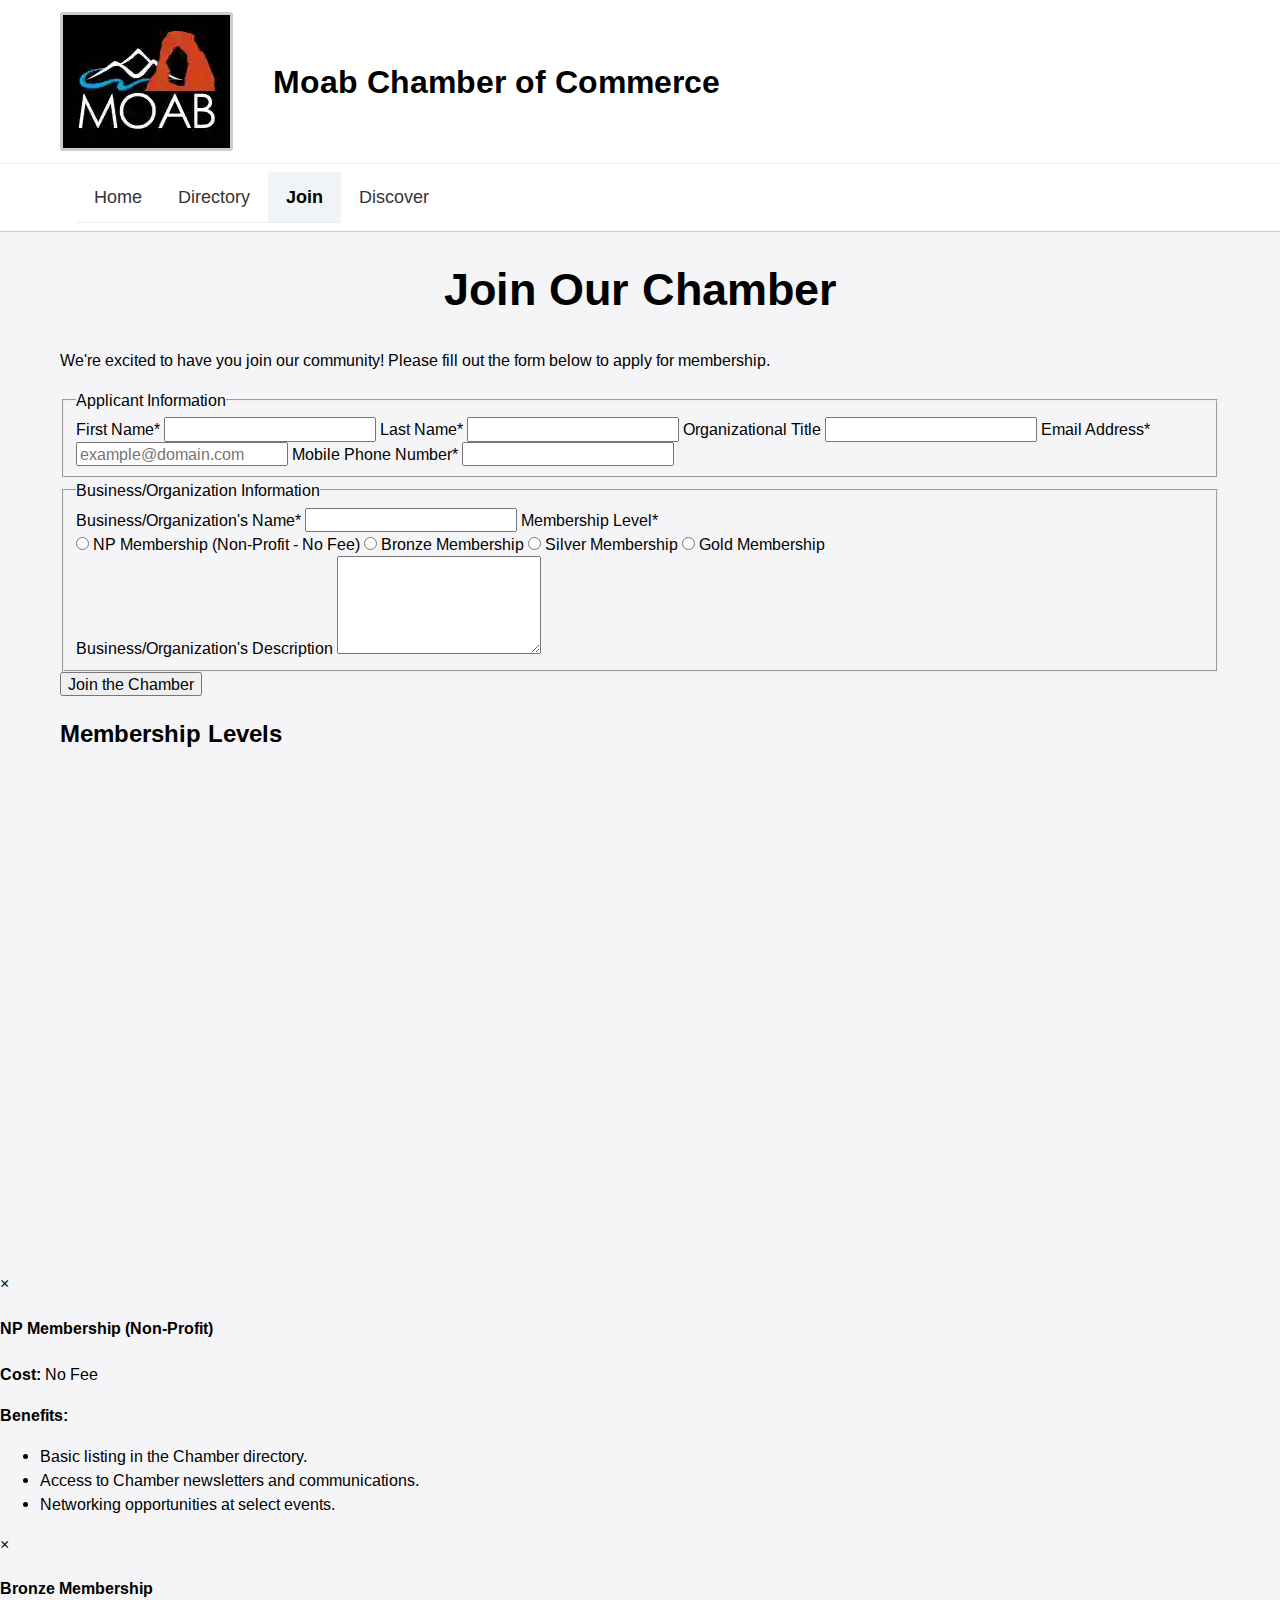
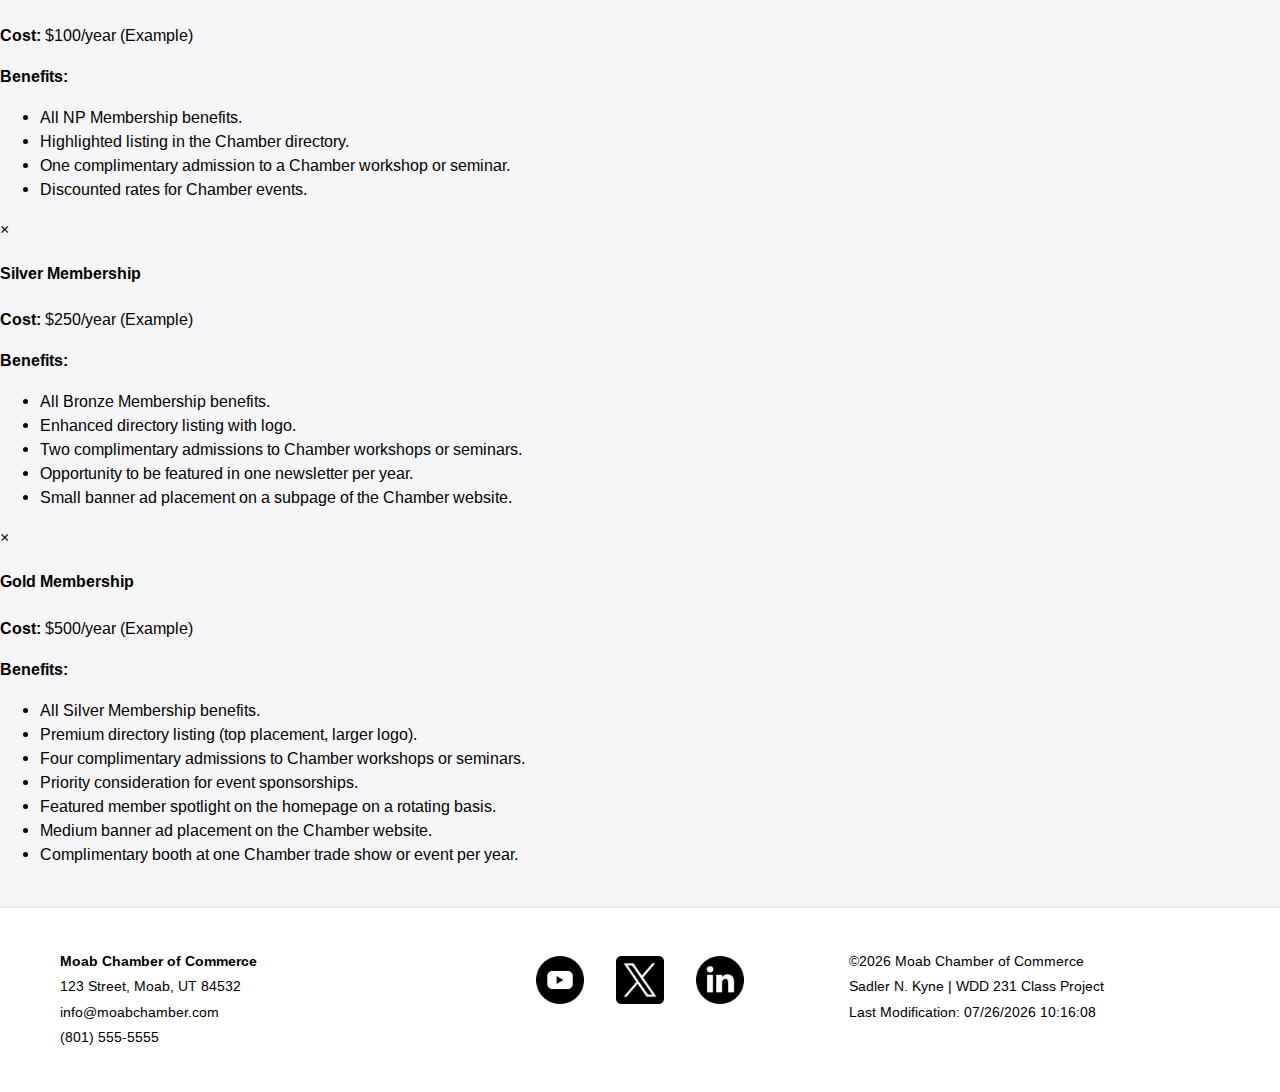
<file: chamber/join.html>
<!DOCTYPE html>
<html lang="en">
<head>
    <meta charset="UTF-8">
    <meta name="viewport" content="width=device-width, initial-scale=1.0">
    <title>Join the Moab Chamber of Commerce</title>
    <meta name="description" content="Become a member of the Moab Chamber of Commerce. Fill out our application form to join today.">
    <meta name="author" content="Sadler N. Kyne">
    <link rel="preconnect" href="https://fonts.googleapis.com">
    <link rel="preconnect" href="https://fonts.gstatic.com" crossorigin>
    <link href="https://fonts.googleapis.com/css2?family=Arimo:ital,wght@0,400..700;1,400..700&display=swap" rel="stylesheet">
    <link rel="icon" href="images/favicon.webp" type="image/webp">
    <link rel="stylesheet" href="styles/normalize.css">
    <link rel="stylesheet" href="styles/small.css">
    <link rel="stylesheet" media="(min-width: 600px)" href="styles/larger.css">
    <script src="../scripts/dates.js" defer></script>
    <script src="../scripts/navigation.js" defer></script>
    <script src="scripts/join.js" defer></script> <meta property="og:title" content="Join the Moab Chamber of Commerce">
    <meta property="og:type" content="website">
    <meta property="og:description" content="Application page to join the Moab Chamber of Commerce.">
    <meta property="og:image" content="https://SadlerKyne.github.io/wdd231/chamber/images/delicate_arch_hero.webp">
    <meta property="og:url" content="https://SadlerKyne.github.io/wdd231/chamber/join.html">
</head>
<body>

    <header>
        <div class="content-wrapper">
            <img src="images/moablogo.webp" alt="Logo of Moabs Arches and Mountains." width="167" height="133">
            <div class="header-name">Moab Chamber of Commerce</div> <button id="menuButton" aria-label="Toggle Menu">☰</button>
        </div>
    </header>

    <nav>
        <div class="content-wrapper">
            <ul class="hide-menu">
                <li><a href="index.html">Home</a></li>
                <li><a href="directory.html">Directory</a></li>
                <li><a href="join.html" class="active">Join</a></li>
                <li><a href="discover.html">Discover</a></li>
            </ul>
        </div>
    </nav>

    <main>
        <div class="content-wrapper join-page-layout">
            <section class="form-section">
                <h1>Join Our Chamber</h1>
                <p>We're excited to have you join our community! Please fill out the form below to apply for membership.</p>

                <form action="thankyou.html" method="get" id="joinForm">
                    <fieldset>
                        <legend>Applicant Information</legend>
                        <label for="fname">First Name*
                            <input type="text" id="fname" name="fname" title="Applicant's First Name" required autocomplete="given-name">
                        </label>
                        <label for="lname">Last Name*
                            <input type="text" id="lname" name="lname" title="Applicant's Last Name" required autocomplete="family-name">
                        </label>
                        <label for="orgtitle">Organizational Title
                            <input type="text" id="orgtitle" name="orgtitle" title="Applicant's Organizational Title (min 7 alpha, hyphens, spaces)" autocomplete="organization-title" pattern="[a-zA-Z\-\s]{7,}">
                        </label>
                        <label for="email">Email Address*
                            <input type="email" id="email" name="email" title="Applicant's Email Address" required autocomplete="email" placeholder="example@domain.com">
                        </label>
                        <label for="phone">Mobile Phone Number*
                            <input type="tel" id="phone" name="phone" title="Applicant's Mobile Phone Number" required autocomplete="tel">
                        </label>
                    </fieldset>

                    <fieldset>
                        <legend>Business/Organization Information</legend>
                        <label for="orgname">Business/Organization's Name*
                            <input type="text" id="orgname" name="orgname" title="Business/Organization's Name" required autocomplete="organization">
                        </label>

                        <label for="membershiplevel">Membership Level*</label>
                        <div class="membership-options">
                            <label class="radio-label"><input type="radio" name="membershiplevel" value="np" required> NP Membership (Non-Profit - No Fee)</label>
                            <label class="radio-label"><input type="radio" name="membershiplevel" value="bronze"> Bronze Membership</label>
                            <label class="radio-label"><input type="radio" name="membershiplevel" value="silver"> Silver Membership</label>
                            <label class="radio-label"><input type="radio" name="membershiplevel" value="gold"> Gold Membership</label>
                        </div>

                        <label for="orgdesc">Business/Organization's Description
                            <textarea id="orgdesc" name="orgdesc" title="Business/Organization's Description" rows="5"></textarea>
                        </label>
                    </fieldset>

                    <input type="hidden" id="timestamp" name="timestamp">

                    <input type="submit" value="Join the Chamber" class="submit-button">
                </form>
            </section>

            <aside class="membership-info-section">
                <h2>Membership Levels</h2>
                <div class="membership-cards-container">
                    <div class="membership-card" id="card-np">
                        <h3>NP Membership</h3>
                        <p>For non-profit organizations.</p>
                        <a href="#" class="modal-link" data-modal="modal-np">Learn More</a>
                    </div>
                    <div class="membership-card" id="card-bronze">
                        <h3>Bronze Membership</h3>
                        <p>Basic benefits for growing businesses.</p>
                        <a href="#" class="modal-link" data-modal="modal-bronze">Learn More</a>
                    </div>
                    <div class="membership-card" id="card-silver">
                        <h3>Silver Membership</h3>
                        <p>Enhanced benefits and visibility.</p>
                        <a href="#" class="modal-link" data-modal="modal-silver">Learn More</a>
                    </div>
                    <div class="membership-card" id="card-gold">
                        <h3>Gold Membership</h3>
                        <p>Premium benefits and maximum exposure.</p>
                        <a href="#" class="modal-link" data-modal="modal-gold">Learn More</a>
                    </div>
                </div>
            </aside>
        </div>

        <div id="modal-np" class="modal">
            <div class="modal-content">
                <span class="close-button">&times;</span>
                <h4>NP Membership (Non-Profit)</h4>
                <p><strong>Cost:</strong> No Fee</p>
                <p><strong>Benefits:</strong></p>
                <ul>
                    <li>Basic listing in the Chamber directory.</li>
                    <li>Access to Chamber newsletters and communications.</li>
                    <li>Networking opportunities at select events.</li>
                </ul>
            </div>
        </div>

        <div id="modal-bronze" class="modal">
            <div class="modal-content">
                <span class="close-button">&times;</span>
                <h4>Bronze Membership</h4>
                <p><strong>Cost:</strong> $100/year (Example)</p>
                <p><strong>Benefits:</strong></p>
                <ul>
                    <li>All NP Membership benefits.</li>
                    <li>Highlighted listing in the Chamber directory.</li>
                    <li>One complimentary admission to a Chamber workshop or seminar.</li>
                    <li>Discounted rates for Chamber events.</li>
                </ul>
            </div>
        </div>

        <div id="modal-silver" class="modal">
            <div class="modal-content">
                <span class="close-button">&times;</span>
                <h4>Silver Membership</h4>
                <p><strong>Cost:</strong> $250/year (Example)</p>
                <p><strong>Benefits:</strong></p>
                <ul>
                    <li>All Bronze Membership benefits.</li>
                    <li>Enhanced directory listing with logo.</li>
                    <li>Two complimentary admissions to Chamber workshops or seminars.</li>
                    <li>Opportunity to be featured in one newsletter per year.</li>
                    <li>Small banner ad placement on a subpage of the Chamber website.</li>
                </ul>
            </div>
        </div>

        <div id="modal-gold" class="modal">
            <div class="modal-content">
                <span class="close-button">&times;</span>
                <h4>Gold Membership</h4>
                <p><strong>Cost:</strong> $500/year (Example)</p>
                <p><strong>Benefits:</strong></p>
                <ul>
                    <li>All Silver Membership benefits.</li>
                    <li>Premium directory listing (top placement, larger logo).</li>
                    <li>Four complimentary admissions to Chamber workshops or seminars.</li>
                    <li>Priority consideration for event sponsorships.</li>
                    <li>Featured member spotlight on the homepage on a rotating basis.</li>
                    <li>Medium banner ad placement on the Chamber website.</li>
                    <li>Complimentary booth at one Chamber trade show or event per year.</li>
                </ul>
            </div>
        </div>
    </main>

    <footer>
        <div class="content-wrapper">
            <div>
                <p><strong>Moab Chamber of Commerce</strong></p>
                <p>123 Street, Moab, UT 84532</p>
                <p>info@moabchamber.com</p>
                <p>(801) 555-5555</p>
            </div>
            <div>
                <p class="social-links-container">
                    <a href="https://www.youtube.com/shorts/BhFVsSkwzeg"><img src="images/youtube.webp" alt="YouTube" width="48" height="48"></a>
                    <a href="https://x.com/i/flow/login?redirect_after_login=/moabhappenings"><img src="images/twitter.webp" alt="Twitter" width="48" height="48"></a>
                    <a href="https://linkedin.com"><img src="images/linkedin.webp" alt="LinkedIn" width="48" height="48"></a>
                </p>
            </div>
            <div>
                <p>©<span id="currentYear"></span> Moab Chamber of Commerce</p>
                <p>Sadler N. Kyne | WDD 231 Class Project</p>
                <p>Last Modification: <span id="lastModified"></span></p>
            </div>
        </div>
    </footer>
</body>
</html>
</file>
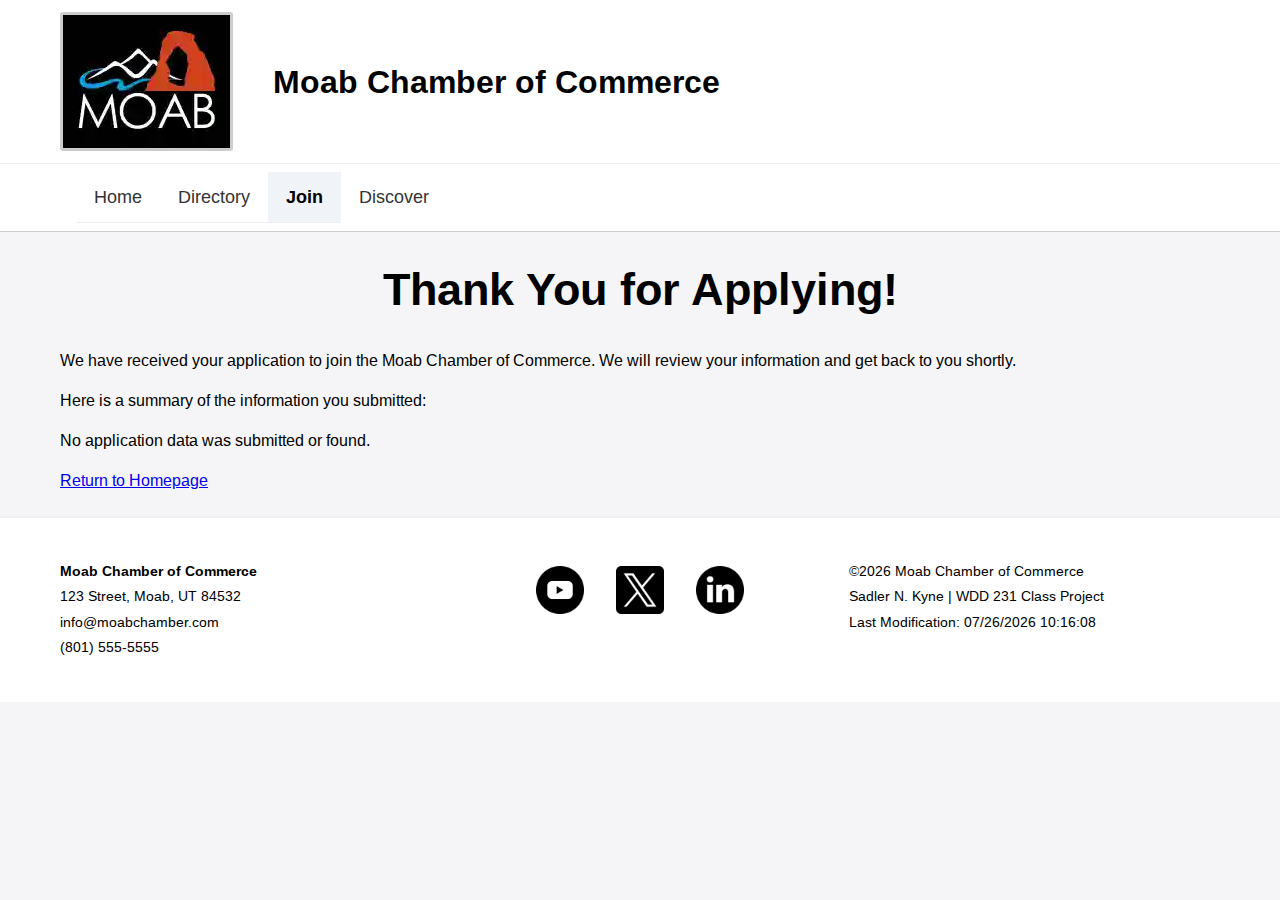
<file: chamber/thankyou.html>
<!DOCTYPE html>
<html lang="en">
<head>
    <meta charset="UTF-8">
    <meta name="viewport" content="width=device-width, initial-scale=1.0">
    <title>Thank You - Moab Chamber of Commerce</title>
    <meta name="description" content="Thank you for applying to the Moab Chamber of Commerce.">
    <meta name="author" content="Sadler N. Kyne">
    <link rel="preconnect" href="https://fonts.googleapis.com">
    <link rel="preconnect" href="https://fonts.gstatic.com" crossorigin>
    <link href="https://fonts.googleapis.com/css2?family=Arimo:ital,wght@0,400..700;1,400..700&display=swap" rel="stylesheet">
    <link rel="icon" href="images/favicon.webp" type="image/webp">
    <link rel="stylesheet" href="styles/normalize.css">
    <link rel="stylesheet" href="styles/small.css">
    <link rel="stylesheet" media="(min-width: 600px)" href="styles/larger.css">
    <script src="../scripts/dates.js" defer></script>
    <script src="../scripts/navigation.js" defer></script>
    <script src="scripts/thankyou.js" defer></script> <meta property="og:title" content="Thank You - Moab Chamber of Commerce">
    <meta property="og:type" content="website">
    <meta property="og:description" content="Confirmation page after submitting the Moab Chamber of Commerce membership application.">
    <meta property="og:image" content="https://SadlerKyne.github.io/wdd231/chamber/images/delicate_arch_hero.webp">
    <meta property="og:url" content="https://SadlerKyne.github.io/wdd231/chamber/thankyou.html">
</head>
<body>

    <header>
        <div class="content-wrapper">
            <img src="images/moablogo.webp" alt="Logo of Moabs Arches and Mountains." width="167" height="133">
            <div class="header-name">Moab Chamber of Commerce</div> <button id="menuButton" aria-label="Toggle Menu">☰</button>
        </div>
    </header>

    <nav>
        <div class="content-wrapper">
            <ul class="hide-menu">
                <li><a href="index.html">Home</a></li>
                <li><a href="directory.html">Directory</a></li>
                <li><a href="join.html" class="active">Join</a></li> <li><a href="discover.html">Discover</a></li>
            </ul>
        </div>
    </nav>

    <main>
        <div class="content-wrapper">
            <section class="thankyou-message">
                <h1>Thank You for Applying!</h1>
                <p>We have received your application to join the Moab Chamber of Commerce. We will review your information and get back to you shortly.</p>
                <p>Here is a summary of the information you submitted:</p>

                <div id="formDataDisplay" class="form-data-summary">
                    <p><em>Loading your submitted data...</em></p>
                </div>
                 <a href="index.html" class="cta-button">Return to Homepage</a>
            </section>
        </div>
    </main>

    <footer>
        <div class="content-wrapper">
            <div>
                <p><strong>Moab Chamber of Commerce</strong></p>
                <p>123 Street, Moab, UT 84532</p>
                <p>info@moabchamber.com</p>
                <p>(801) 555-5555</p>
            </div>
            <div>
                <p class="social-links-container">
                    <a href="https://www.youtube.com/shorts/BhFVsSkwzeg"><img src="images/youtube.webp" alt="YouTube" width="48" height="48"></a>
                    <a href="https://x.com/i/flow/login?redirect_after_login=/moabhappenings"><img src="images/twitter.webp" alt="Twitter" width="48" height="48"></a>
                    <a href="https://linkedin.com"><img src="images/linkedin.webp" alt="LinkedIn" width="48" height="48"></a>
                </p>
            </div>
            <div>
                <p>©<span id="currentYear"></span> Moab Chamber of Commerce</p>
                <p>Sadler N. Kyne | WDD 231 Class Project</p>
                <p>Last Modification: <span id="lastModified"></span></p>
            </div>
        </div>
    </footer>
</body>
</html>
</file>
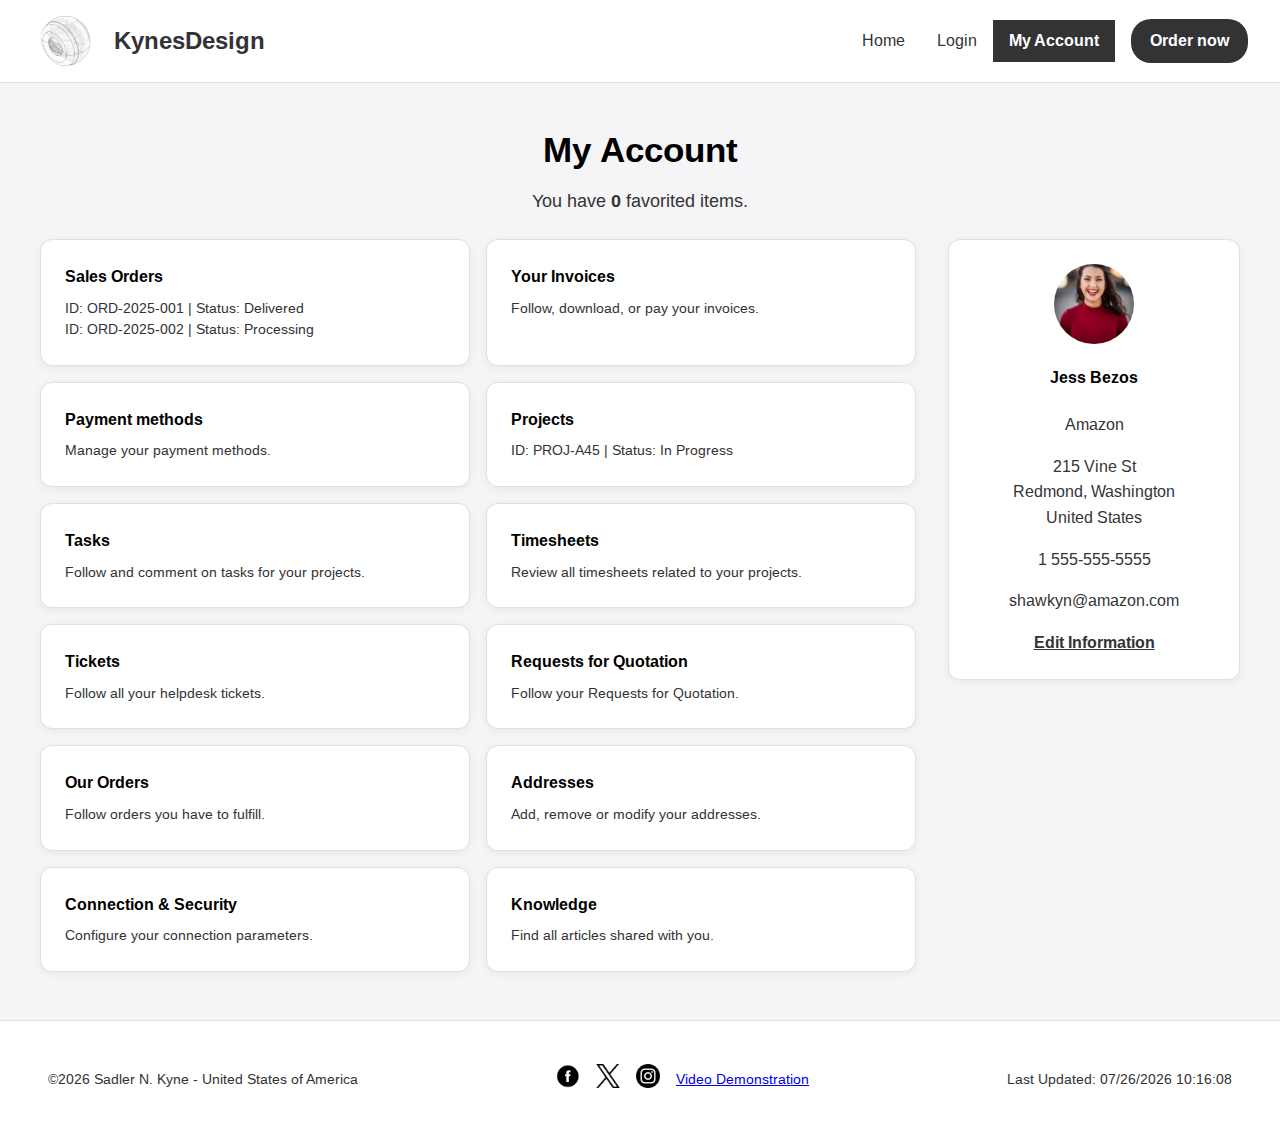
<file: final_project/account.html>
<!DOCTYPE html>
<html lang="en-US">
<head>
    <meta charset="UTF-8">
    <meta name="viewport" content="width=device-width, initial-scale=1.0">
    <title>KynesDesign - My Account</title>
    <meta name="description" content="Manage your KynesDesign account, view orders, and update your information.">
    <meta name="author" content="Sadler N. Kyne">
    <link rel="stylesheet" href="styles/normalize.css">
    <link rel="stylesheet" href="styles/styles.css">
    <link rel="preconnect" href="https://fonts.googleapis.com">
    <link rel="preconnect" href="https://fonts.gstatic.com" crossorigin>
    <link href="https://fonts.googleapis.com/css2?family=Arimo:ital,wght@0,400..700;1,400..700&display=swap" rel="stylesheet">
    <link rel="icon" href="images/site-plan.png" type="image/png">
    <meta property="og:title" content="My Account - KynesDesign">
    <meta property="og:type" content="website">
    <meta property="og:description" content="Manage your KynesDesign account.">
    <meta property="og:image" content="https://SadlerKyne.github.io/wdd231/final_project/images/og-account.png">
    <meta property="og:url" content="https://SadlerKyne.github.io/wdd231/final_project/account.html">
    <script src="scripts/main.js" type="module"></script>
    <script src="scripts/account.js" type="module"></script>
</head>
<body>
    <header>
        <div class="header-content-wrapper">
            <img src="images/hero-image.webp" alt="KynesDesign Logo" id="siteLogo">
            <div class="site-title">KynesDesign</div>
        </div>
        <nav>
            <button id="menuButton" class="cursor-pointer" aria-label="Toggle Menu">☰</button>
            <ul id="primaryNav" class="hide-menu">
                <li><a href="index.html">Home</a></li>
                <li><a href="login.html">Login</a></li>
                <li class="active"><a href="#">My Account</a></li>
            </ul>
            <a href="index.html#product-display" class="cta-nav-button">Order now</a>
        </nav>
    </header>
    <main class="account-main">
        <h1 class="text-center">My Account</h1>
        <p class="dashboard-summary text-center">You have <span id="liked-count" class="font-bold">0</span> favorited items.</p>
        <div class="account-dashboard">
            <div class="dashboard-grid">
            </div>
            <aside class="dashboard-sidebar card">
                <div class="contact-info text-center">
                    <img src="images/profile-pic.jpeg" alt="User profile picture" class="profile-pic">
                    <h4 class="font-bold">Jess Bezos</h4>
                    <p>Amazon</p>
                    <p>215 Vine St<br>Redmond, Washington<br>United States</p>
                    <p>1 555-555-5555</p>
                    <p>shawkyn@amazon.com</p>
                    <a href="#" class="edit-link">Edit Information</a>
                </div>
            </aside>
        </div>
    </main>
    <footer class="text-center">
        <div class="content-wrapper">
            <p>&copy;<span id="currentYear"></span> Sadler N. Kyne - United States of America</p>
            <div class="social-links">
                <a href="https://www.facebook.com"><img src="images/facebook.webp" alt="Facebook"></a>
                <a href="twitter.com"><img src="images/twitter.webp" alt="Twitter"></a>
                <a href="instagram.com"><img src="images/instagram.webp" alt="Instagram"></a>
                <p><a href="https://youtu.be/10nBCt87_50" target="_blank">Video Demonstration</a></p>

            </div>
            <p id="lastModified"></p>
        </div>
    </footer>
</body>
</html>
</file>
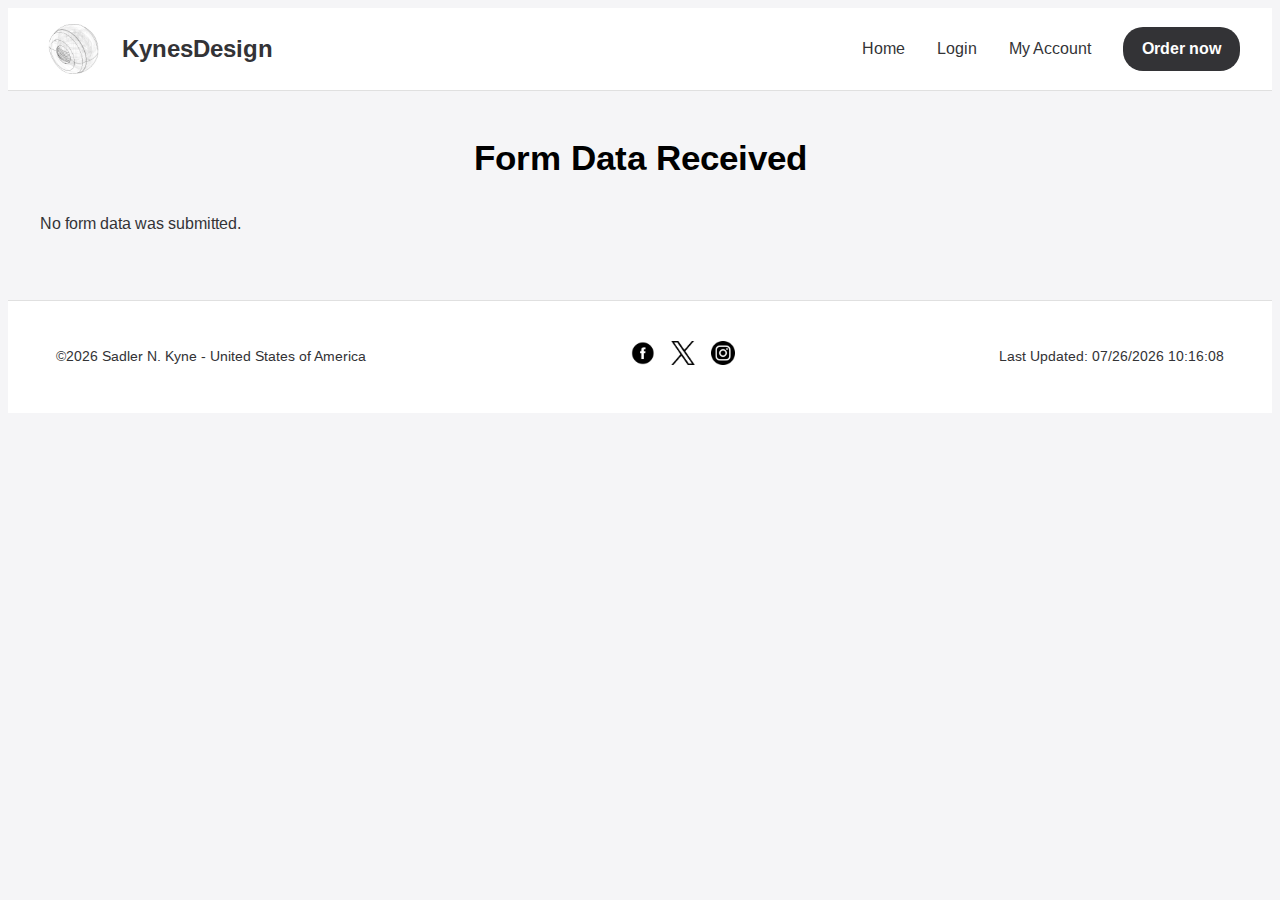
<file: final_project/form-submission.html>
<!DOCTYPE html>
<html lang="en-US">
<head>
    <meta charset="UTF-8">
    <meta name="viewport" content="width=device-width, initial-scale=1.0">
    <title>KynesDesign - Form Submission</title>
    <meta name="description" content="Form submission confirmation page for KynesDesign.">
    <meta name="author" content="Sadler N. Kyne">

    <link rel="stylesheet" href="styles/styles.css">

    <link rel="preconnect" href="https://fonts.googleapis.com">
    <link rel="preconnect" href="https://fonts.gstatic.com" crossorigin>
    <link href="https://fonts.googleapis.com/css2?family=Arimo:ital,wght@0,400..700;1,400..700&display=swap" rel="stylesheet">

    <link rel="icon" href="images/site-plan.png" type="image/png">
    <script src="scripts/main.js" type="module"></script>
    <script src="scripts/form-submission.js" defer></script>
</head>
<body>

    <header>
        <div class="header-content-wrapper">
            <img src="images/hero-image.webp" alt="KynesDesign Logo" id="siteLogo">
            <div class="site-title font-bold">KynesDesign</div>
        </div>
        
        <nav>
            <button id="menuButton" class="cursor-pointer" aria-label="Toggle Menu">☰</button>
            <ul id="primaryNav" class="hide-menu">
                <li><a href="index.html" class="text-center">Home</a></li>
                <li><a href="login.html" class="text-center">Login</a></li>
                <li><a href="account.html" class="text-center">My Account</a></li>
            </ul>
            <a href="index.html#product-display" class="cta-nav-button font-bold">Order now</a>
        </nav>
    </header>

    <main class="submission-main">
        <h1 class="text-center">Form Data Received</h1>
        <div id="formDataDisplay">
            <p>Loading submitted data...</p>
        </div>
    </main>

    <footer class="text-center">
        <div class="content-wrapper">
            <p>&copy;<span id="currentYear"></span> Sadler N. Kyne - United States of America</p>
            <div class="social-links">
                <a href="#"><img src="images/facebook.webp" alt="Facebook"></a>
                <a href="#"><img src="images/twitter.webp" alt="Twitter"></a>
                <a href="#"><img src="images/instagram.webp" alt="Instagram"></a>
            </div>
            <p id="lastModified"></p>
        </div>
    </footer>

</body>
</html>
</file>
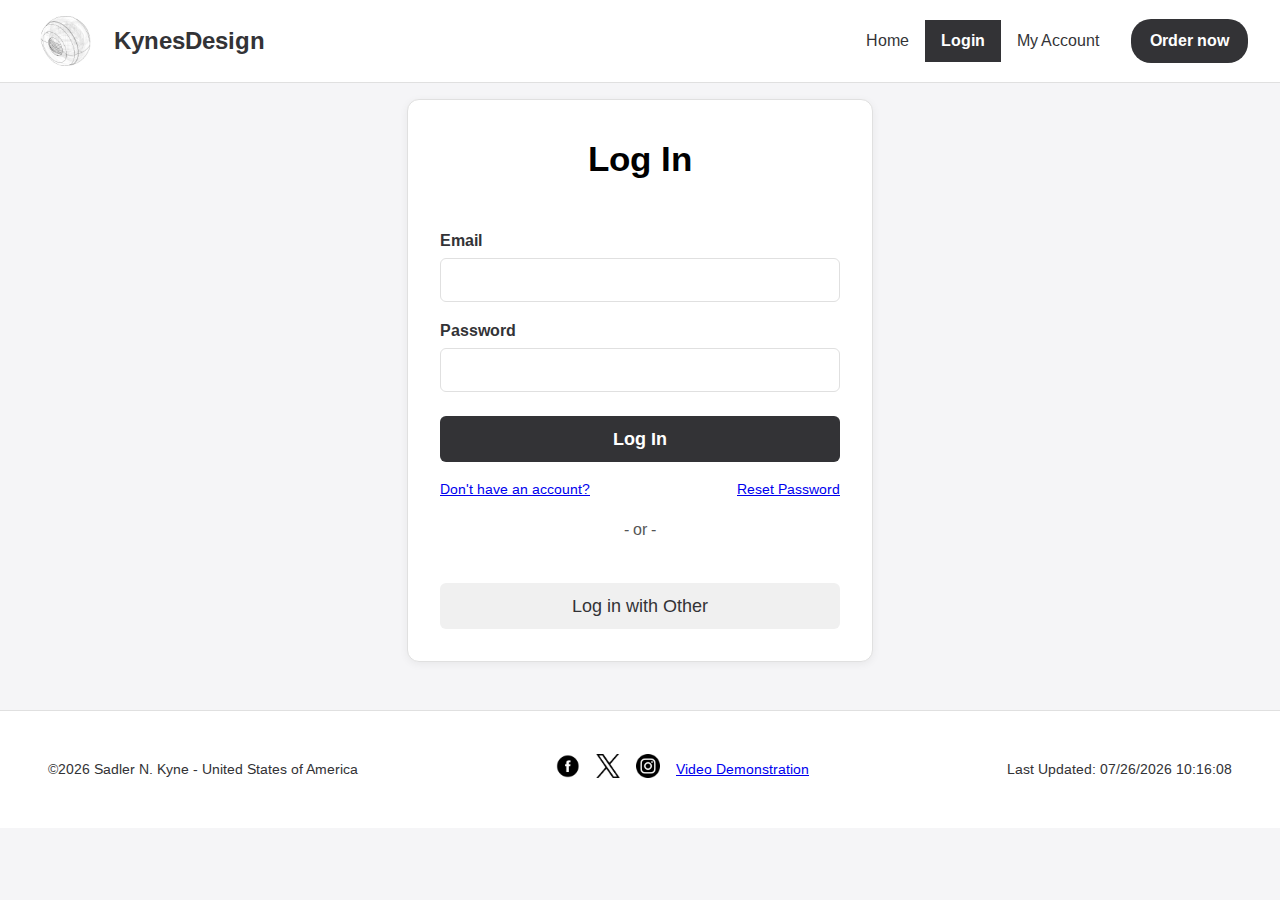
<file: final_project/login.html>
<!DOCTYPE html>
<html lang="en-US">
<head>
    <meta charset="UTF-8">
    <meta name="viewport" content="width=device-width, initial-scale=1.0">
    <title>KynesDesign - Login</title>
    <meta name="description" content="Log in to your KynesDesign account to manage your products, services, and orders.">
    <meta name="author" content="Sadler N. Kyne">
    <link rel="stylesheet" href="styles/normalize.css">
    <link rel="stylesheet" href="styles/styles.css">
    <link rel="preconnect" href="https://fonts.googleapis.com">
    <link rel="preconnect" href="https://fonts.gstatic.com" crossorigin>
    <link href="https://fonts.googleapis.com/css2?family=Arimo:ital,wght@0,400..700;1,400..700&display=swap" rel="stylesheet">
    <link rel="icon" href="images/site-plan.png" type="image/png">
    <meta property="og:title" content="Login - KynesDesign">
    <meta property="og:type" content="website">
    <meta property="og:description" content="Log in to your KynesDesign account.">
    <meta property="og:image" content="https://SadlerKyne.github.io/wdd231/final_project/images/og-login.png">
    <meta property="og:url" content="https://SadlerKyne.github.io/wdd231/final_project/login.html">
    <script src="scripts/main.js" type="module"></script>
    <script src="scripts/login.js" type="module"></script>
</head>
<body>
    <header>
        <div class="header-content-wrapper">
            <img src="images/hero-image.webp" alt="KynesDesign Logo" id="siteLogo">
            <div class="site-title font-bold">KynesDesign</div>
        </div>
        <nav>
            <button id="menuButton" class="cursor-pointer" aria-label="Toggle Menu">☰</button>
            <ul id="primaryNav" class="hide-menu">
                <li><a href="index.html" class="text-center">Home</a></li>
                <li class="active"><a href="login.html" class="text-center">Login</a></li>
                <li><a href="account.html" class="text-center">My Account</a></li>
            </ul>
            <a href="index.html#product-display" class="cta-nav-button font-bold">Order now</a>
        </nav>
    </header>
    <main class="login-main">
        <form class="login-form card">
            <h1 class="text-center">Log In</h1>
            <label for="email" class="font-bold">Email</label>
            <input type="email" id="email" name="email" required>
            <label for="password" class="font-bold">Password</label>
            <input type="password" id="password" name="password" required>
            <button type="submit" class="login-submit font-bold cursor-pointer">Log In</button>
            <div class="form-links">
                <a href="#">Don't have an account?</a>
                <a href="#">Reset Password</a>
            </div>
            <div class="separator text-center">
                <span>- or -</span>
            </div>
            <button type="button" class="social-login">Log in with Other</button>
        </form>
    </main>
    <footer class="text-center">
        <div class="content-wrapper">
            <p>&copy;<span id="currentYear"></span> Sadler N. Kyne - United States of America</p>
            <div class="social-links">
                <a href="#"><img src="images/facebook.webp" alt="Facebook"></a>
                <a href="#"><img src="images/twitter.webp" alt="Twitter"></a>
                <a href="#"><img src="images/instagram.webp" alt="Instagram"></a>
                <p><a href="https://youtu.be/10nBCt87_50" target="_blank">Video Demonstration</a></p>

            </div>
            <p id="lastModified"></p>
        </div>
    </footer>
</body>
</html>
</file>
<file: styles/small.css>
body {
    font-family: 'Arimo', sans-serif;
    line-height: 1.5;
    margin: 0;
    padding: 0 10px;
    background-color: #FFFFFF;
    color: #000000;
}

img {
    max-width: 100%;
    height: auto;
    display: block;
}

header {
    background-color: #B8E4EB;
    color: #000000;
    padding: 1rem 10px;
    display: flex;
    align-items: center;
    justify-content: flex-start;
    border-bottom: 1px solid #98D5DF;
}

header img {
    max-height: 50px;
    margin-right: 15px;
    border-radius: 50%;
    border: 2px solid #44BAC9;
}

header span {
    font-size: 1.5em;
    font-weight: bold;
    color: #000000;
}

nav {
    background-color: #98D5DF;
}

nav ul {
    list-style-type: none;
    padding: 0;
    margin: 0;
}

nav ul li a {
    display: block;
    padding: 12px 15px;
    text-decoration: none;
    color: #000000;
    border-bottom: 1px solid #B8E4EB;
    transition: background-color 0.3s ease;
}

nav ul li:last-child a {
    border-bottom: none;
}

nav ul li a:hover,
nav ul li a:focus {
    background-color: #44BAC9;
    color: #000000;
}

#menuButton {
    display: block;
    background-color: #98D5DF;
    color: #000000;
    border: 1px solid #44BAC9;
    font-size: 1.8em;
    padding: 0.5rem 1rem;
    cursor: pointer;
    text-align: right;
}

nav ul.hide-menu {
    display: none;
}

main {
    padding: 1rem 0;
}

main h1 {
    font-size: 2em;
    color: #268F9E;
    text-align: center;
    margin-bottom: 1rem;
}

section {
    background-color: #FFFFFF;
    margin-bottom: 1rem;
    padding: 1rem;
    border: 1px solid #98D5DF;
    border-radius: 5px;
}

section h2 {
    font-size: 1.5em;
    color: #35A4B3;
    border-bottom: 1px solid #B8E4EB;
    padding-bottom: 0.5rem;
    margin-top: 0;
}

footer {
    background-color: #B8E4EB;
    color: #000000;
    text-align: center;
    padding: 1.5rem 10px;
    font-size: 0.85em;
    margin-top: 1rem;
    border-top: 1px solid #98D5DF;
}

footer p {
    margin: 0.3em 0;
}

footer a {
    color: #35A4B3;
    text-decoration: underline;
}

footer a:hover {
    color: #268F9E;
}

.hidden {
    display: none;
}
</file>
<file: styles/larger.css>
@media (min-width: 600px) {

    /* Body */
    body {
        font-family: 'Arimo', sans-serif;
        line-height: 1.5;
        margin: 0;
        background-color: #F5F5F7;
        color: #000000;
    }

    /* Content Wrapper */
    .content-wrapper {
        max-width: 1200px;
        margin: 0 auto;
        padding: 0 20px;
    }

    /* Header */
    header {
        background-color: #ffffff;
        border-bottom: 2px solid #ccc;
        padding: 1rem 0;
    }

    header .content-wrapper {
        display: flex;
        justify-content: center;
        align-items: center;
    }

    .header-top-content {
        display: flex;
        align-items: center;
    }

    header img {
        margin-right: 20px;
        border-radius: 2%;
        border: 3px solid #ccc;
    }

    header span {
        font-size: 2em;
        font-weight: bold;
        color: #000000;
    }

    #menuButton {
        display: none !important;
    }

    /* Nav */
    nav {
        background-color: #ffffff;
        border-bottom: 1px solid #ccc;
    }

    nav .content-wrapper {
        display: flex;
        justify-content: center;
    }

    nav ul, nav ul.hide-menu {
        display: flex !important;
        flex-direction: row;
        justify-content: center;
        list-style-type: none;
        padding: 0.5em 1em;
        margin: 0;
        background-color: transparent;
        border: none;
        border-radius: 0;
        max-width: fit-content;
        position: static;
        height: auto;
    }

    nav ul li a {
        display: block;
        color: #333336;
        text-align: center;
        padding: 12px 18px;
        text-decoration: none;
        font-weight: normal;
        font-size: large;
        transition: background-color 0.3s ease, color 0.3s ease;
    }

    nav ul li a:visited {
        color: #0066CC;
    }

    nav ul li a:hover,
    nav ul li a:focus {
        background-color: transparent;
        color: #000000;
        text-decoration: underline;
        font-weight: bold;
    }

    nav ul li a.active {
        background-color: #f0f4f8;
        color: #000000;
        font-weight: bold;
        border-bottom: 2px solid #000000;
        text-decoration: none;
        border-radius: 4px;
    }

    /* Main */
    main {
         padding: 1.5rem 0;
    }

    main h1 {
        font-size: 2.8em;
        color: #000000;
        text-align: center;
        margin-top: 0;
        margin-bottom: 1.5rem;
    }

    /* Two Column Grid */
    .two-column-grid {
        display: grid;
        grid-template-columns: 1fr 1fr;
        gap: 25px;
        margin-bottom: 1.5rem;
    }

/* Cards */
.card {
    background-color: #ffffff;
    border-radius: 8px;
    padding: 0; /* Explicitly set padding to 0 */
    box-shadow: 0 2px 5px rgba(0,0,0,0.1);
    overflow: hidden; /* Helps contain elements and clip to border-radius */
}

.card .card-header {
    background-color: #333336; 
    color: #ffffff;             
    padding: 1rem 1.5rem;     /* Padding remains inside the header */
    margin: 0;                /* ADD THIS: Ensure no margin on the header div itself */
    
    /* Match card's top border radius */
    border-top-left-radius: 8px; 
    border-top-right-radius: 8px;
    /* Ensure bottom corners aren't rounded if they shouldn't be */
    border-bottom-left-radius: 0;
    border-bottom-right-radius: 0;
    text-align: center;
}

.card .card-header h2 {
    margin: 0;                /* ADD THIS: Crucial - Removes default browser margin from H2 */
    color: #ffffff;             
    font-size: 1.75em;
    /* Add line-height if needed for vertical alignment within padding */
    /* line-height: 1.2; */ /* Example */
}

/* Card Content */
.card .card-content {
    padding: 1.5rem; /* Keep padding for the content area below */
}
    /* Course Work */
    .course-work-card .card-content ul { /* Specific to course work card list if needed */
        list-style-position: inside;
        padding-left: 0;
    }

    .course-work-card .card-content li { /* Specific to course work card list items */
        margin-bottom: 0.5em;
    }

    /* Image Card */
    .image-card .card-content img {
        width: 100%;
        height: auto;
        border-radius: 4px;
    }

    /* Course Information */
    .course-information-card {
        width: 100%;
    }

    .filter-controls {
        margin-bottom: 1rem;
        display: flex;
        gap: 0.5rem;
        flex-wrap: wrap;
        justify-content: center;
        padding-top: 20px;
        border-bottom: #000000 2px solid;
        padding-bottom: 20px;
    }

    .filter-btn {
        padding: 0.5em 1em;
        border: 1px solid #ccc;
        background-color: #F5F5F7;
        color: #333336;
        cursor: pointer;
        border-radius: 4px;
        font-family: 'Arimo', sans-serif;
        font-size: 0.9em;
        transition: background-color 0.2s ease, border-color 0.2s ease;
    }

    .filter-btn:hover {
        background-color: #e0e0e0;
        border-color: #bbb;
    }

    .filter-btn.active {
        background-color: #333336;
        color: #ffffff;
        border-color: #333336;
        font-weight: bold;
    }

    .course-list {
        list-style-type: none;
        padding: 0;
        display: grid;
        grid-template-columns: repeat(auto-fill, minmax(200px, 1fr));
        gap: 1rem;
        justify-content: center;
        padding-left: 20px;
        padding-right: 20px;
    }

    .course-item {
        padding: 1rem;
        transition: box-shadow 0.3s ease;
        border-radius: 4px;
        text-align: center;
        
    }

    .course-item strong {
        display: block;
        margin-bottom: 0.25em;
        color: #000000;
    }

    .completed-course {
        border: 2px solid #0066CC;
        background-color: #ffffff;
    }

    .current-course {
        border: 2px solid #27AE60;
        background-color: transparent;
    }

    .course-item:hover {
        box-shadow: 0 4px 8px rgba(0,0,0,0.15);
    }

    /* Footer */
    footer {
        background-color: #ffffff;
        border-top: 2px solid #eee;
        padding: 2.5rem 0;
        text-align: center;
        color: #000000;
    }

    footer p {
        margin: 0.5em 0;
    }

    footer a {
        color: #333336;
        text-decoration: underline;
    }

    footer a:hover {
        color: #000000;
    }
}
</file>
<file: final_project/styles/styles.css>
:root {
    --primary-text: #333336;
    --heading-text: #000000;
    --background-main: #f5f5f7;
    --background-card: #ffffff;
    --primary-accent: #333336;
    --secondary-accent: #b3ffb3;
    --subtle-gray: #f0f0f0;
    --border-color: #e0e0e0;
    --like-color: #ff4d4d;
}
body {
    font-family: 'Arimo', sans-serif;
    background-color: var(--background-main);
    color: var(--primary-text);
    line-height: 1.6;
}
h1, h2, h3, h4 {
    color: var(--heading-text);
}
h2 {
    font-size: 1.8em;
}
p {
    margin: 0 0 1rem 0;
}
main h1 {
    font-size: 2.2em;
    margin-bottom: 1.5rem;
}
header, .search-options, .radio-group, .feature-list li, .social-links, .header-content-wrapper, .card-top, .card-details, .form-links, .login-main {
    display: flex;
    align-items: center;
}
header {
    justify-content: space-between;
    padding: 1rem;
    background-color: var(--background-card);
    border-bottom: 1px solid var(--border-color);
    position: sticky;
    top: 0;
    z-index: 1000;
}
.header-content-wrapper, .radio-group {
    gap: 15px;
}
#siteLogo {
    max-height: 50px;
}
.site-title {
    font-size: 1.5em;
}
#menuButton {
    font-size: 2rem;
    background: none;
    border: none;
    padding: 0;
    line-height: 1;
}
nav {
    position: relative;
}
nav ul {
    list-style-type: none;
    padding: 0;
    margin: 0;
    position: absolute;
    top: 100%;
    right: 0;
    background-color: var(--primary-accent);
    width: 200px;
    z-index: 100;
}
nav ul li a {
    display: block;
    padding: 1rem;
    text-decoration: none;
    color: var(--background-card);
    border-bottom: 1px solid #555555;
}
nav ul li.active a {
    background-color: var(--heading-text);
    font-weight: bold;
}
nav ul li a:hover {
    background-color: #555555;
}
.hide-menu {
    display: none;
}
.show-menu {
    display: block;
}
.cta-nav-button {
    display: none;
}
main {
    padding: 1rem;
}
.page-section {
    padding: 3rem 0;
    margin-top: 2rem;
}
.section-subtitle {
    max-width: 600px;
    margin: 0 auto 2.5rem auto;
    line-height: 1.7;
}
.card {
    background-color: var(--background-card);
    border: 1px solid var(--border-color);
    border-radius: 12px;
    padding: 1.5rem;
    box-shadow: 0 2px 8px rgba(0,0,0,0.06);
}
footer {
    background-color: var(--background-card);
    border-top: 1px solid var(--border-color);
    padding: 1.5rem 1rem;
    font-size: 0.9em;
    margin-top: 2rem;
}
footer p {
    margin: 0.5em 0;
}
.social-links {
    margin: 1rem 0;
    justify-content: center;
    gap: 1rem;
}
.social-links img {
    height: 24px;
}
.modal {
    display: none;
    position: fixed;
    z-index: 1001;
    left: 0;
    top: 0;
    width: 100%;
    height: 100%;
    overflow: auto;
    background-color: rgba(0,0,0,0.6);
    padding-top: 60px;
}
.modal-content {
    background-color: var(--background-card);
    margin: 5% auto;
    padding: 20px;
    border: 1px solid #888;
    width: 90%;
    max-width: 600px;
    border-radius: 12px;
    position: relative;
    box-shadow: 0 5px 15px rgba(0,0,0,0.3);
}
.modal-close {
    color: #aaa;
    position: absolute;
    top: 10px;
    right: 20px;
    font-size: 28px;
}
.modal-close:hover,
.modal-close:focus {
    color: #000;
    text-decoration: none;
}
#hero {
    padding: 2rem 0;
    background-color: var(--background-card);
}
.hero-label {
    font-size: 0.9em;
    color: var(--primary-text);
    margin-bottom: 0.5rem;
}
.hero-content h1 {
    font-size: 2.2em;
    margin: 0;
}
.hero-content p {
    font-size: 1.1em;
    line-height: 1.6;
    margin: 1.5rem auto;
    max-width: 600px;
}
.cta-button {
    display: inline-block;
    background-color: var(--secondary-accent);
    color: var(--heading-text);
    padding: 12px 25px;
    font-size: 1.1em;
    text-decoration: none;
    border-radius: 5px;
}
.hero-image img {
    width: 100%;
    max-width: 500px;
    height: auto;
    margin-top: 1rem;
}
#search-tool {
    margin: -30px auto 2rem auto;
    max-width: 960px;
    position: relative;
    z-index: 10;
    border: 2px solid var(--heading-text);
}
.search-form, .search-filters, .filter-set, .filter-group, .process-steps, .testimonial-cards, .account-dashboard, .login-form, #modal-body, #image-gallery {
    display: flex;
    flex-direction: column;
}
.search-form, .process-steps, .testimonial-cards, .account-dashboard, #image-gallery {
    gap: 1.5rem;
}
.search-filters, .filter-set, #modal-body {
    gap: 1rem;
}
.search-options {
    gap: 1.5rem;
    flex-wrap: wrap;
}
#customBuildFilters {
    display: none;
}
.filter-group label {
    font-size: 0.9em;
    margin-bottom: 0.25rem;
}
.filter-group select, .search-button, .login-form input {
    padding: 0.75rem;
    border-radius: 6px;
    border: 1px solid var(--border-color);
    font-family: 'Arimo', sans-serif;
    font-size: 1em;
}
.search-button, .login-form button[type="submit"] {
    background-color: var(--primary-accent);
    color: var(--background-card);
    border: none;
}
.step img {
    height: 60px;
    margin-bottom: 1rem;
}
.product-tabs {
    border-bottom: 1px solid var(--border-color);
    margin-bottom: 2rem;
    display: flex;
    justify-content: center;
    gap: 0.5rem;
    flex-wrap: wrap;
}
.tab-link {
    background: none;
    border: none;
    padding: 1rem;
    font-family: 'Arimo', sans-serif;
    color: var(--primary-text);
    border-bottom: 3px solid transparent;
}
.tab-link.active {
    color: var(--heading-text);
    border-bottom-color: var(--primary-accent);
}
.display-grid, .dashboard-grid {
    display: grid;
    gap: 1.5rem;
}
.display-grid {
    grid-template-columns: 1fr;
}
.product-card {
    transition: transform 0.2s ease, box-shadow 0.2s ease;
}
.product-card:hover, .dashboard-item:hover {
    transform: translateY(-5px);
    box-shadow: 0 4px 10px rgba(0,0,0,0.1);
}
.product-card img {
    width: 100%;
    height: 200px;
    object-fit: cover;
    border-top-left-radius: 8px;
    border-top-right-radius: 8px;
}
.card-content {
    padding: 1rem;
}
.card-header {
    display: flex;
    justify-content: space-between;
    align-items: flex-start;
}
.card-header h3 {
    margin: 0;
    font-size: 1.2em;
}
.like-button {
    background: none;
    border: none;
    font-size: 1.5rem;
    color: var(--primary-text);
}
.like-button.liked {
    color: var(--like-color);
}
.card-details {
    margin-top: 1rem;
}
.price {
    font-size: 1.2em;
}
.tag {
    background-color: var(--subtle-gray);
    padding: 0.25rem 0.5rem;
    border-radius: 12px;
    font-size: 0.8em;
}
.feature-list {
    list-style: none;
    padding: 0;
    margin-top: 2rem;
}
.feature-list li {
    gap: 1rem;
    margin-bottom: 1.5rem;
}
.feature-list img {
    height: 40px;
}
.gallery-item img {
    width: 100%;
    height: auto;
    border-radius: 12px;
}
.testimonial-card {
    border: 2px solid var(--border-color);
}
.card-top {
    justify-content: space-between;
    margin-bottom: 1rem;
}
.customer-info .customer-name, .customer-info .customer-location, .quote, .dashboard-item p, .dashboard-item h4 {
    margin: 0;
}
.customer-info .customer-location, .dashboard-item p {
    font-size: 0.9em;
}
.quote, .dashboard-item p {
    line-height: 1.7;
}
.quote {
    font-style: italic;
}
.modal-product-image {
    width: 100%;
    max-height: 300px;
    object-fit: cover;
    border-radius: 8px;
}
.login-main {
    justify-content: center;
    min-height: 60vh;
}
.login-form {
    padding: 2rem;
    width: 100%;
    max-width: 400px;
}
.login-form h1 {
    margin-top: 0;
}
.login-form label {
    margin-top: 1rem;
    margin-bottom: 0.25rem;
}
.login-form button {
    padding: 0.8rem;
    border-radius: 6px;
    border: none;
    font-family: 'Arimo', sans-serif;
    font-size: 1.1em;
    margin-top: 1.5rem;
}
.form-links {
    justify-content: space-between;
    font-size: 0.9em;
    margin-top: 1rem;
}
.separator {
    margin: 1rem 0;
    color: #555555;
}
.social-login {
    background-color: #f0f0f0;
    color: var(--primary-text);
}
.account-main {
    padding: 1rem;
}
.dashboard-summary {
    font-size: 1.1em;
    margin: -1rem 0 1.5rem 0;
}
.dashboard-grid {
    grid-template-columns: 1fr;
    gap: 1rem;
}
.dashboard-item {
    text-decoration: none;
    color: var(--primary-text);
    transition: box-shadow 0.2s ease-in-out, transform 0.2s ease-in-out;
    position: relative;
}
.dashboard-item h4 {
    margin-bottom: 0.5rem;
}
.dashboard-item p {
    line-height: 1.5;
}
.dashboard-item-dynamic {
    border-color: #333336;
    border-width: 2px;
}
.dashboard-item-dynamic::before {
    content: 'Live Data';
    position: absolute;
    top: 10px;
    right: 10px;
    font-size: 0.7em;
    background-color: #b3ffb3;
    color: #000000;
    padding: 3px 8px;
    border-radius: 10px;
}
.dashboard-sidebar {
    padding: 1.5rem;
}
.profile-pic {
    display: block;
    width: 80px;
    height: 80px;
    border-radius: 50%;
    margin: 0 auto 1rem auto;
    object-fit: cover;
}
.edit-link {
    display: block;
    margin-top: 1rem;
    color: var(--primary-text);
}
.font-bold, .site-title, .hero-label, .cta-button, .filter-group label, .search-button, .login-form button[type="submit"], .tab-link, .price, .customer-name, .rating, .login-form label, .dashboard-summary #liked-count, .dashboard-item-dynamic::before, .edit-link, .cta-nav-button {
    font-weight: 700;
}
.text-center, h2, main h1, nav ul li a, .section-subtitle, footer, #how-it-works, .step, .login-form h1, .separator, .dashboard-summary, .contact-info, .edit-link {
    text-align: center;
}
.cursor-pointer, #menuButton, .modal-close, .search-button, .login-form button[type="submit"], .tab-link, .product-card, .like-button {
    cursor: pointer;
}
@media (min-width: 700px) {
    header, main, footer .content-wrapper {
        padding-left: 2rem;
        padding-right: 2rem;
    }
    #menuButton, .step-connector {
        display: none;
    }
    nav {
        position: static;
        display: flex;
        align-items: center;
        gap: 1rem;
    }
    nav ul#primaryNav {
        display: flex;
        position: static;
        width: auto;
        background-color: transparent;
        box-shadow: none;
        top: unset;
        right: unset;
    }
    nav ul li a {
        color: var(--primary-accent);
        border: none;
        padding: 0.5rem 1rem;
    }
    nav ul li a:hover, nav ul li.active a:hover {
        background-color: var(--subtle-gray);
    }
    nav ul li.active a {
        background-color: var(--primary-accent);
        color: var(--background-card);
    }
    .cta-nav-button {
        display: inline-block;
        background-color: var(--primary-accent);
        color: var(--background-card);
        padding: 0.6rem 1.2rem;
        border-radius: 20px;
        text-decoration: none;
    }
    main {
        max-width: 1200px;
        margin: 0 auto;
    }
    main h1, #hero, #features {
        text-align: left;
    }
    #hero, #features, #image-gallery, #modal-body, .account-dashboard {
        display: grid;
    }
    #hero, #features, #image-gallery {
        grid-template-columns: 1fr 1fr;
    }
    .search-form, .search-filters, .filter-set {
        flex-direction: row;
        align-items: flex-end;
    }
    .process-steps, #image-gallery, .testimonial-cards {
        flex-direction: row;
    }
    #modal-body, .account-dashboard {
        gap: 2rem;
    }
    .account-dashboard {
        grid-template-columns: 3fr 1fr;
        align-items: start;
    }
    .search-filters {
        flex-wrap: wrap;
        flex-grow: 1;
    }
    .filter-set {
        flex-grow: 1;
    }
    .filter-group {
        flex: 1 1 150px;
    }
    .step:not(:last-child)::after {
        content: '';
        position: absolute;
        top: 30px;
        right: -65px;
        width: 100px;
        height: 20px;
        background-image: url('data:image/svg+xml;utf8,<svg xmlns="http://www.w3.org/2000/svg" viewBox="0 0 100 20"><path d="M0,10 C25,0 75,20 100,10" fill="none" stroke="%23cccccc" stroke-width="2" stroke-dasharray="4 4"/></svg>');
        background-repeat: no-repeat;
    }
    .display-grid, .dashboard-grid {
        grid-template-columns: repeat(auto-fit, minmax(250px, 1fr));
    }
    .dashboard-grid {
        grid-template-columns: 1fr 1fr;
    }
    .features-content {
        order: 2;
    }
    .features-image {
        order: 1;
    }
    #modal-body {
        grid-template-columns: 2fr 3fr;
    }
    footer .content-wrapper {
        display: flex;
        justify-content: space-between;
        align-items: center;
        max-width: 1200px;
        margin: 0 auto;
    }
}
</file>
<file: chamber/styles/small.css>
body {
    font-family: 'Arimo', sans-serif;
    line-height: 1.5;
    margin: 0;
    padding: 0;
    background-color: #f5f5f7;
    color: #000000;
}

.content-wrapper {
    padding: 0 10px;
    width: 100%;
    box-sizing: border-box;
}

header {
    background-color: #ffffff;
    border-bottom: 1px solid #eee;
    padding: 0.75rem 0;
}

header .content-wrapper {
    display: grid;
    grid-template-columns: auto 1fr auto;
    align-items: center;
    gap: 10px;
    width: 100%;
}

header img {
    max-height: 160px;
    max-width: 120px;
    border-radius: 2%;
    border: 2px solid #ccc;
    height: auto;
}

header .header-name {
    font-size: 1.1em;
    font-weight: bold;
    color: #000000;
    white-space: nowrap;
    overflow: hidden;
    text-overflow: ellipsis;
    text-align: center;
}

#menuButton {
    display: block;
    background-color: #F5F5F7;
    color: #000000;
    border: 1px solid #ccc;
    font-size: 1.5em;
    padding: 0.2rem 0.6rem;
    cursor: pointer;
    justify-self: end;
}

nav {
    background-color: #ffffff;
    border-bottom: 1px solid #ccc;
    position: sticky;
    top: 0;
    z-index: 1000;
}

nav ul {
    list-style-type: none;
    padding: 0;
    margin: 0;
    clear: both;
}

nav ul.hide-menu {
    display: none;
}

nav ul.show-menu {
    display: block;
}

nav ul li a {
    display: block;
    padding: 12px 10px;
    text-decoration: none;
    color: #333336;
    border-bottom: 1px solid #eee;
    font-weight: normal;
    font-size: 1em;
    text-align: left;
    transition: background-color 0.3s ease, color 0.3s ease;
}

nav ul li a:visited {
    color: #004c99;
}

nav ul li:last-child a {
    border-bottom: none;
}

nav ul li a:hover,
nav ul li a:focus {
    background-color: #f0f4f8;
    color: #000000;
    text-decoration: none;
}

main {
     padding: 1.5rem 0;
}

main h1 {
    font-size: 1.8em;
    color: #000000;
    text-align: center;
    margin-bottom: 1rem;
    margin-top: 0;
}

.filter-controls-directory { 
    margin-bottom: 1rem;
    display: flex;
    gap: 0.5rem;
    flex-wrap: wrap; 
    justify-content: center; 
    padding: 15px 1rem;
    border-bottom: 1px solid #eee;
}

.filter-btn,
.directory-controls button {
    border: 1px solid #ccc;
    color: #333336;
    cursor: pointer;
    border-radius: 4px;
}

.filter-btn {
    padding: 0.4em 0.8em;
    background-color: #F5F5F7;
    font-size: 0.85em;
    transition: background-color 0.2s ease, border-color 0.2s ease;
}

.directory-controls button {
    padding: 0.5em 1em;
    background-color: #e9e9e9;
}

.filter-btn:hover {
    background-color: #e0e0e0;
    border-color: #bbb;
}

.directory-controls button:hover {
    background-color: #d0d0d0;
}

.filter-btn.active,
.directory-controls button.active { 
    background-color: #333336;
    color: #ffffff;
    border-color: #333336;
    font-weight: bold;
}

footer {
    background-color: #ffffff;
    border-top: 1px solid #eee;
    padding: 1.5rem 0;
    text-align: center;
    color: #000000;
    min-height: 100px;
}

footer p {
    margin: 0.3em 0;
    font-size: 0.9em;
}

footer a {
    color: #333336;
    text-decoration: none;
}
footer a:hover {
    text-decoration: underline;
}

footer .social-links-container {
    display: flex;
    justify-content: center;
    gap: 1rem;
    align-items: center;
    margin-top: 0.5rem;
    margin-bottom: 0.5rem;
}

footer .social-links-container img {
    vertical-align: middle;
}

.hero-directory {
    position: relative;
    margin-bottom: 1rem; 
    background-color: #e0e0e0;
    min-height: 350px;
    display: flex;
    align-items: center;
    justify-content: center;
    overflow: hidden;
}

.hero-directory img {
    width: 100%;
    height: 100%; 
    object-fit: cover; 
    border-radius: 4px; 
}

.directory-controls { 
    display: flex;
    justify-content: center; 
    gap: 0.5rem; 
    margin-bottom: 1rem;
    padding: 0.5rem 0;
}

#members-display-area {
}

.member-card {
    background-color: #ffffff; 
    border: 1px solid #ddd;    
    border-radius: 8px;        
    padding: 1rem;             
    margin-bottom: 1.5rem;       
    box-shadow: 0 2px 4px rgba(0,0,0,0.05); 
}

.member-card img { 
    width: 160px; 
    height: 120px; 
    object-fit: cover; 
    display: block;   
    margin: 0 auto 0.75rem auto; 
    border: 1px solid #eee; 
    padding: 3px; 
    border-radius: 4px;
}
.member-card h2 {
    font-size: 1.4em; 
    color: #000000;
    margin-top: 0;
    margin-bottom: 0.5rem;
    text-align: center; 
}

.member-card p {
    font-size: 0.9em;
    line-height: 1.4;
    margin-bottom: 0.3rem;
    color: #000000;
}

.member-card p.address {
    min-height: 1em;
}

.member-card p.phone {
    min-height: 1em;
}

.member-card p.website a {
    color: #000000; 
    text-decoration: underline;
    word-break: break-all;
}

.member-card p.website a:hover {
    text-decoration: underline;
}

.member-card p.membership-level {
    font-size: 0.8em;
    font-style: italic;
    color: #000000; 
    text-align: center; 
    margin-top: 0.75rem;
}

.member-card p.other-details {
    font-size: 0.85em;
    min-height: 1em;
}
nav ul li a.active {
    background-color: #f0f4f8;
    color: #000000;           
    font-weight: bold; 
}

.events-home {
    background-color: #ffffff;
    padding: 1rem;
    margin-bottom: 1.5rem;
    border: 1px solid #ccc;
    border-radius: 4px;
}
.events-home h2 {
    text-align: center;
    color: #333333;
    margin-top: 0;
    margin-bottom: 1rem;
}
.events-home article {
    padding-bottom: 1rem;
    margin-bottom: 1rem;
    border-bottom: 2px dashed #ccc;
}
.events-home article:last-child {
    border-bottom: none;
    margin-bottom: 0;
    padding-bottom: 0;
}
.events-home article h4 {
    color: #000000;
    font-size: 1.2em;
    margin-top: 0;
    margin-bottom: .5rem;
}
.events-home article p {
    font-size: .9em;
    line-height: 1.4;
    margin-bottom: 0.5rem;
    color: #000000;
}
.events-home article p:last-child {
    margin-bottom: 0;
}
.events-home article a {
    color: #004080;
    text-decoration: underline;
    font-weight: bold;
}
.events-home article a:hover,
.events-home article a:focus {
    color: #004c99;
    text-decoration: none;
}

.call-to-action {
    position: absolute;
    top: 50%;
    left: 50%;
    transform: translate(-50%, -50%);
    width: 85%;
    max-width: 480px;
    background-color: rgba(255, 255, 255, 0.5); 
    color: #000000;
    padding: 1.5rem 1rem;
    border-radius: 6px;
    text-align: center;
    box-shadow: 0 3px 10px rgba(0,0,0,0.2);
    z-index: 10;
}
.call-to-action h2 {
    font-size: 1.4em;
    margin-top: 0;
    margin-bottom: 0.75rem;
    color: #000000;
}
.call-to-action p {
    font-size: 1em;
    line-height: 1.5;
    margin-bottom: 1.25rem;
    color: #000000;
}
.call-to-action .cta-button {
    display: inline-block;
    background-color: #B3FFB3;
    color: #000000;
    padding: 0.75rem 1.5rem;
    border: none;
    border-radius: 10px;
    font-weight: bold;
    text-decoration: none;
    transition: background-color 0.3s ease, transform 0.3s ease;
}
.call-to-action .cta-button:hover,
.call-to-action .cta-button:focus {
    background-color: #A3EEA3;
    color: #000000;
    transform: scale(1.05);
}

.weather-home{
    background-color: #ffffff;
    padding: 1rem;
    margin-bottom: 1.5rem;
    border: 1px solid #ccc;
    border-radius: 4px;
}
.weather-home h2 {
    text-align: center;
    color: #333333;
    margin-top: 0;
    margin-bottom: 1rem;
}
.current-weather-details {
    text-align: center;
    margin-bottom: 1rem;
}
.current-weather-details p {
    margin: 0.3rem 0;
    font-size: 1em;
}
#current-temp {
    font-weight: bold;
    font-size: 1.8em;
    color: #000000;
}
#weather-description {
    font-style: normal;
    color: #333333;
    font-size: 1.1em;
}
#weather-icon {
    display: block;
    margin: 0.5rem auto;
    filter: drop-shadow(2px 2px 4px rgba(0,0,0,0.2));
}
#weather-forecast-area {
    margin-top: 1.5rem;
    text-align: center;
}
#weather-forecast-area h3 { 
    font-size: 1.3em;
    color: #333333;
    margin-bottom: 0.75rem;
    text-align: center;
}
.forecast-day {
    padding: 0.75rem 0.5rem;
    margin-bottom: 0.5rem;
    background-color: transparent;
    border-top: 3px solid #ccc;
    border-bottom: 3px solid #ccc;
    border-radius: 0px;
    text-align: center; 
}
#weather-forecast-area .forecast-day img {
    display: block;
    margin: 0.25rem auto;
    filter: drop-shadow(2px 2px 4px rgba(0,0,0,0.2));
    height: auto;
    max-width: 40px;
}
.forecast-day .forecast-dayname {
    font-weight: bold; 
    font-size: 1.1em;    
    margin-bottom: 0.25rem;
    color: #000000;       
}

.spotlights-home {
    background-color: #ffffff;
    padding: 1rem;
    margin-bottom: 1.5rem;
    border: 1px solid #ccc;
    border-radius: 4px;
}
.spotlights-home h2 {
    text-align: center;
    color: #333333;
    margin-top: 0;
    margin-bottom: 1rem;
    font-size: 1.8em;
}
.spotlight-member-card {
    background-color: #ffffff; 
    border: 1px solid #ddd;    
    border-radius: 8px;        
    padding: 1rem;             
    margin-bottom: 1.5rem;       
    box-shadow: 0 2px 4px rgba(0,0,0,0.05); 
    text-align: center;
    display: flex;
    flex-direction: column;
    justify-content: space-between;
}
.spotlight-member-card:last-child {
    margin-bottom: 0;
}
.spotlight-member-card img {
    max-width: 150px;
    height: auto;
    display: block;
    margin: 0 auto 0.75rem auto;
    border: 1px solid #eee;
    border-radius: 4px;
}
.spotlight-member-card h3 {
    font-size: 1.4em; 
    color: #000000;
    margin-top: 0;
    margin-bottom: 0.5rem;
    text-align: center; 
}
.spotlight-member-card .website a {
    color: #004080;
    text-decoration: underline;
    font-weight: bold;
    font-size: 0.9em;
}
.spotlight-member-card .website a:hover,
.spotlight-member-card .website a:focus {
    color: #002B55;
    text-decoration: none;
}
.spotlight-member-card .membership-level-spotlight {
    font-size: 0.85em;
    font-style: italic;
    color: #555555;
    margin-top: 0.5rem;
}
</file>
<file: chamber/styles/larger.css>
@media (min-width: 600px) {
    .content-wrapper {
        max-width: 1200px;
        margin: 0 auto;
        padding: 0 20px;
    }

    header .content-wrapper {
        display: grid;
        grid-template-columns: auto 1fr; 
        align-items: center;
        gap: 20px; 
    }
    header img {
        border-radius: 2%;
        border: 3px solid #ccc;
        max-width: 167px; 
        height: auto; 
        justify-self: start;
    }
    header .header-name {
        font-size: 2em;
        white-space: normal; 
        text-align: left; 
        margin-left: 20px;
    }

    #menuButton {
        display: none !important;
    }
    nav ul, nav ul.hide-menu {
        display: flex !important;
        flex-direction: row;
        justify-content: center;
        list-style-type: none;
        padding: 0.5em 1em;
        margin: 0;
        background-color: transparent;
        border: none;
        border-radius: 0;
        max-width: fit-content;
        position: static;
        height: auto;
    }
    nav ul li a {
        padding: 12px 18px;
        font-size: 1.1em;
    }

    main h1 {
        font-size: 2.8em;
        margin-bottom: 1.5rem;
    }

    footer {
        border-top-width: 2px;
        padding: 2.5rem 0;
    }
    footer .content-wrapper {
        display: grid;
        grid-template-columns: repeat(auto-fit, minmax(280px, 1fr));
        gap: 1.5rem;
        text-align: left;
        align-items: start;
    }
    footer p {
        margin: 0.25em 0;
    }
    footer .content-wrapper div:nth-child(2) img {
        margin: 0 0.5rem;
    }

    .hero-directory {
        background-color: #d0d0d0; 
    }
    .hero-directory img {
        max-height: 400px; 
        object-fit: cover;
        border-radius: 8px;
    }
    .hero-directory .hero-text {
        background-color: rgba(0, 0, 0, 0.65);
        padding: 1.5rem 2.5rem;
        border-radius: 6px;
        max-width: 60%;
    }
    .hero-directory .hero-text h1 {
        font-size: 2.5em; 
    }

    .filter-controls-directory {
        margin-bottom: 1.5rem;
        padding: 20px 0; 
        border-bottom: 2px solid #ccc; 
    }
    .filter-btn {
        padding: 0.5em 1em;
        font-size: 1em; 
    }
    .directory-controls {
        margin-bottom: 1.5rem;
        justify-content: flex-end;
    }
    #members-display-area.cards {
        display: grid;
        grid-template-columns: repeat(auto-fit, minmax(320px, 1fr));
        gap: 2rem;
    }
    #members-display-area.list .member-card {
        display: flex;
        flex-direction: row;
        align-items: flex-start;
        gap: 1.5rem;
        padding: 1.5rem;
        text-align: left;
        margin-bottom: 1.5rem; 
    }
    #members-display-area.list .member-card img {
        width: 160px; 
        height: 120px;
        object-fit: cover; 
        margin: 0; 
        flex-shrink: 0;
        border-radius: 6px;
        border: 1px solid #eee;
        padding: 3px;
    }
    #members-display-area.list .member-card h2 {
        text-align: left;
        font-size: 1.6em;
        margin-bottom: 0.35rem;
    }
    #members-display-area.list .member-card p {
        margin-bottom: 0.25rem;
        font-size: 0.9em;
        text-align: left;
    }
    #members-display-area.list .member-card p.membership-level {
        text-align: left;
        margin-top: 0.6rem;
    }
    #members-display-area.list .member-card > div { 
        flex-grow: 1;
    }
    .member-card {
        display: flex;
        flex-direction: column;
        justify-content: space-between;
        height: 100%; 
        transition: transform 0.3s ease, box-shadow 0.3s ease; 
        border: 1px solid #ccc;
        background-color: #fff;
        box-shadow: 0 3px 6px rgba(0,0,0,0.08);
        margin: 0; 
        padding: 1.5rem; 
    }
    .member-card img { 
        width: 160px; 
        height: 120px; 
        object-fit: cover; 
        margin: 0 auto 1rem auto;
        border-radius: 6px;
        border: none; 
        padding: 0; 
    }
    .member-card:hover {
        transform: scale(1.03); 
        box-shadow: 0 8px 16px rgba(0,0,0,0.2); 
        z-index: 10; 
    }
    .member-card h2 {
        font-size: 1.5em;
    }
    .member-card p {
        font-size: 0.95em;
    }

    .call-to-action {
        align-items: center;
    }
    .call-to-action .cta-text-content {
        flex: 2;
        text-align: left;
    }
    .call-to-action .cta-button-wrapper {
        flex: 1;
        text-align: right; 
    }
    .call-to-action .cta-text-content h2,
    .call-to-action .cta-text-content p {
        margin-left: 0;
        margin-right: 0;
        max-width: none;
    }
    .call-to-action .cta-text-content h2 {
        font-size: 2em; 
        margin-bottom: 0.75rem;
    }
    .call-to-action .cta-text-content p {
        font-size: 1.2em; 
        margin-bottom: 0;
    }
    .call-to-action .cta-button {
        font-size: 1.1em; 
        padding: 0.85rem 1.8rem;
    }

    .events-home {
        display: grid;
        grid-template-columns: 1fr 1fr;
        gap: 1.5rem;
        padding: 1.5rem;  
        align-items: stretch !important;
    }
    .events-home h2 {
        grid-column: 1 / -1;
        text-align: center;
        font-size: 2em;
        color: #333333;
        margin-top: 0;
        margin-bottom: 1.5rem;
    }
    .events-home article {
        background-color: #ffffff;
        border: 1px solid #ccc;
        padding: 1rem;
        border-radius: 4px;
    }
    .events-home article p:last-child {
        margin-bottom: .5rem;
    }
    .events-home article:last-child {
        border-bottom: solid 1px #ccc;
        margin-bottom: 1rem;
        padding-bottom: 1rem;
    }

    .weather-home {
        padding: 1.5rem;
    }
    .weather-home h2 {
        font-size: 2em;
    }
    .current-weather-details {
        display: flex;
        align-items: center;
        justify-content: center;
        gap: 1rem;
        margin-bottom: 1.5rem;
        text-align: left;
    }
     .current-weather-details p {
        margin: 0;
    }
    #current-temp {
        font-size: 2.2em;
    }
    #weather-description {
        font-size: 1.2em;
    }
    #weather-icon {
        width: 75px;
        height: 75px;
        margin: 0;
    }
    #weather-forecast-area { /* Corrected typo from "forcast" to "forecast" here */
        display: flex;
        justify-content: space-around;
        gap: 1rem;
        flex-wrap: wrap;
    }
    #weather-forecast-area h3 {
        width: 100%;
        text-align: center;
        font-size: 1.5em;
    }
    .forecast-day {
        flex: 1; 
        min-width: 120px; 
        padding: 1rem 0.5rem;
    }

    .spotlights-home {
        padding: 1.5rem;
    }
    .spotlights-home h2 {
        font-size: 2em;
    }
    #member-spotlights-area {
        display: flex;
        gap: 1.5rem;
        justify-content: center;
        flex-wrap: wrap;
    }
    .spotlight-member-card {
        flex-basis: 280px; 
        flex-grow: 1;     
        margin-bottom: 1.5rem;
    }
    .spotlight-member-card img {
        max-width: 150px;
    }
}
.spotlight-member-card:last-child {
    margin-bottom: 1.5rem;
</file>
<file: chamber/styles/discover.css>
/* styles/discover.css */

.discover-main .content-wrapper {
    display: grid;
    gap: 1.5rem;
    padding: 1.5rem 0;
    grid-template-areas:
        "h1"
        "visitor-message"
        "attractions";
}

.discover-main h1 {
    grid-area: h1;
}

.visitor-message-container {
    grid-area: visitor-message;
    background-color: #e0e0e0;
    border: 1px solid #ccc;
    padding: 1rem;
    border-radius: 8px;
    text-align: center;
    font-size: 1.1em;
    color: #333;
}

.visitor-message-container p {
    margin: 0;
}

.visitor-message-container h2,
#attraction-glossary-list {
    display: none;
}


#attraction-cards-container {
    grid-area: attractions;
    display: grid;
    gap: 1.5rem;
    grid-template-columns: 1fr;
}

.attraction-card {
    background-color: #ffffff;
    border: 1px solid #ddd;
    border-radius: 8px;
    padding: 1.5rem;
    box-shadow: 0 2px 4px rgba(0,0,0,0.05);
    text-align: center;
    display: flex;
    flex-direction: column;
    justify-content: space-between;
}

.attraction-card h2 {
    font-size: 1.5em;
    color: #000000;
    margin-top: 0;
    margin-bottom: 0.75rem;
}

.attraction-card figure {
    margin: 0 auto 1rem auto;
    width: 300px;
    height: 200px;
    overflow: hidden;
}

.attraction-card img {
    width: 100%;
    height: 100%;
    object-fit: cover;
    border-radius: 4px;
    border: 1px solid #eee;
    transition: transform 0.3s ease-in-out, filter 0.3s ease-in-out, box-shadow 0.3s ease; 
}

.attraction-card address {
    font-style: normal;
    font-size: 0.9em;
    color: #555;
    margin-bottom: 0.5rem;
}

.attraction-card p {
    font-size: 0.95em;
    line-height: 1.4;
    color: #000000;
    flex-grow: 1;
    margin-bottom: 1rem;
}

.attraction-card button {
    background-color: #B3FFB3;
    color: #000000;
    padding: 0.6rem 1.2rem;
    border: none;
    border-radius: 8px;
    font-weight: bold;
    cursor: pointer;
    transition: background-color 0.3s ease;
}

.attraction-card button:hover {
    background-color: #A3EEA3;
}


@media (min-width: 641px) and (max-width: 1024px) {
    .discover-main .content-wrapper {
        grid-template-columns: 1fr;
        grid-template-areas: 
            "h1"
            "visitor-message"
            "attractions";
    }

    .visitor-message-container {
        padding: 1.5rem;
        font-size: 1.0em;
        align-self: start;
    }

    .visitor-message-container h2,
    #attraction-glossary-list {
        display: none;
    }

    #attraction-cards-container {
        grid-template-columns: repeat(auto-fit, minmax(280px, 1fr)); 
    }

    .attraction-card {
        scroll-margin-top: 70px;
    }

    .attraction-card img:hover {
        transform: scale(1.05);
        filter: brightness(1.1);
    }
}

@media (min-width: 1025px) {
    .discover-main .content-wrapper {
        grid-template-columns: 1fr 4fr;
        grid-template-areas: 
            "h1 h1"
            "visitor-message attractions";
    }

    .visitor-message-container {
        padding: 2rem;
        font-size: 1.1em;
        align-self: start;
        text-align: left;
        position: sticky;
        top: 70px;
        height: fit-content;
    }

    .visitor-message-container h2,
    #attraction-glossary-list {
        display: block;
    }

    .visitor-message-container h2 {
        margin-top: 1.5rem;
        margin-bottom: 0.75rem;
        font-size: 1.3em;
        color: #000000;
        text-align: center;
    }

    #attraction-glossary-list {
        list-style: none;
        padding: 0;
        margin: 0;
    }

    #attraction-glossary-list li {
        margin-bottom: 0.5rem;
    }

    #attraction-glossary-list li a {
        display: block;
        padding: 0.3em 0.5em;
        text-decoration: none;
        color: #004080;
        border-radius: 4px;
        transition: background-color 0.2s ease;
        font-size: 0.95em;
    }

    #attraction-glossary-list li a:hover,
    #attraction-glossary-list li a:focus {
        background-color: #f0f4f8;
        text-decoration: underline;
    }

    #attraction-cards-container {
        grid-template-columns: repeat(auto-fit, minmax(300px, 1fr)); 
    }

    .attraction-card {
        scroll-margin-top: 70px;
    }

    .attraction-card img:hover {
        transform: scale(1.05) rotate(1deg);
        filter: grayscale(20%);
        box-shadow: 0 5px 15px rgba(0,0,0,0.3);
    }
}
</file>
